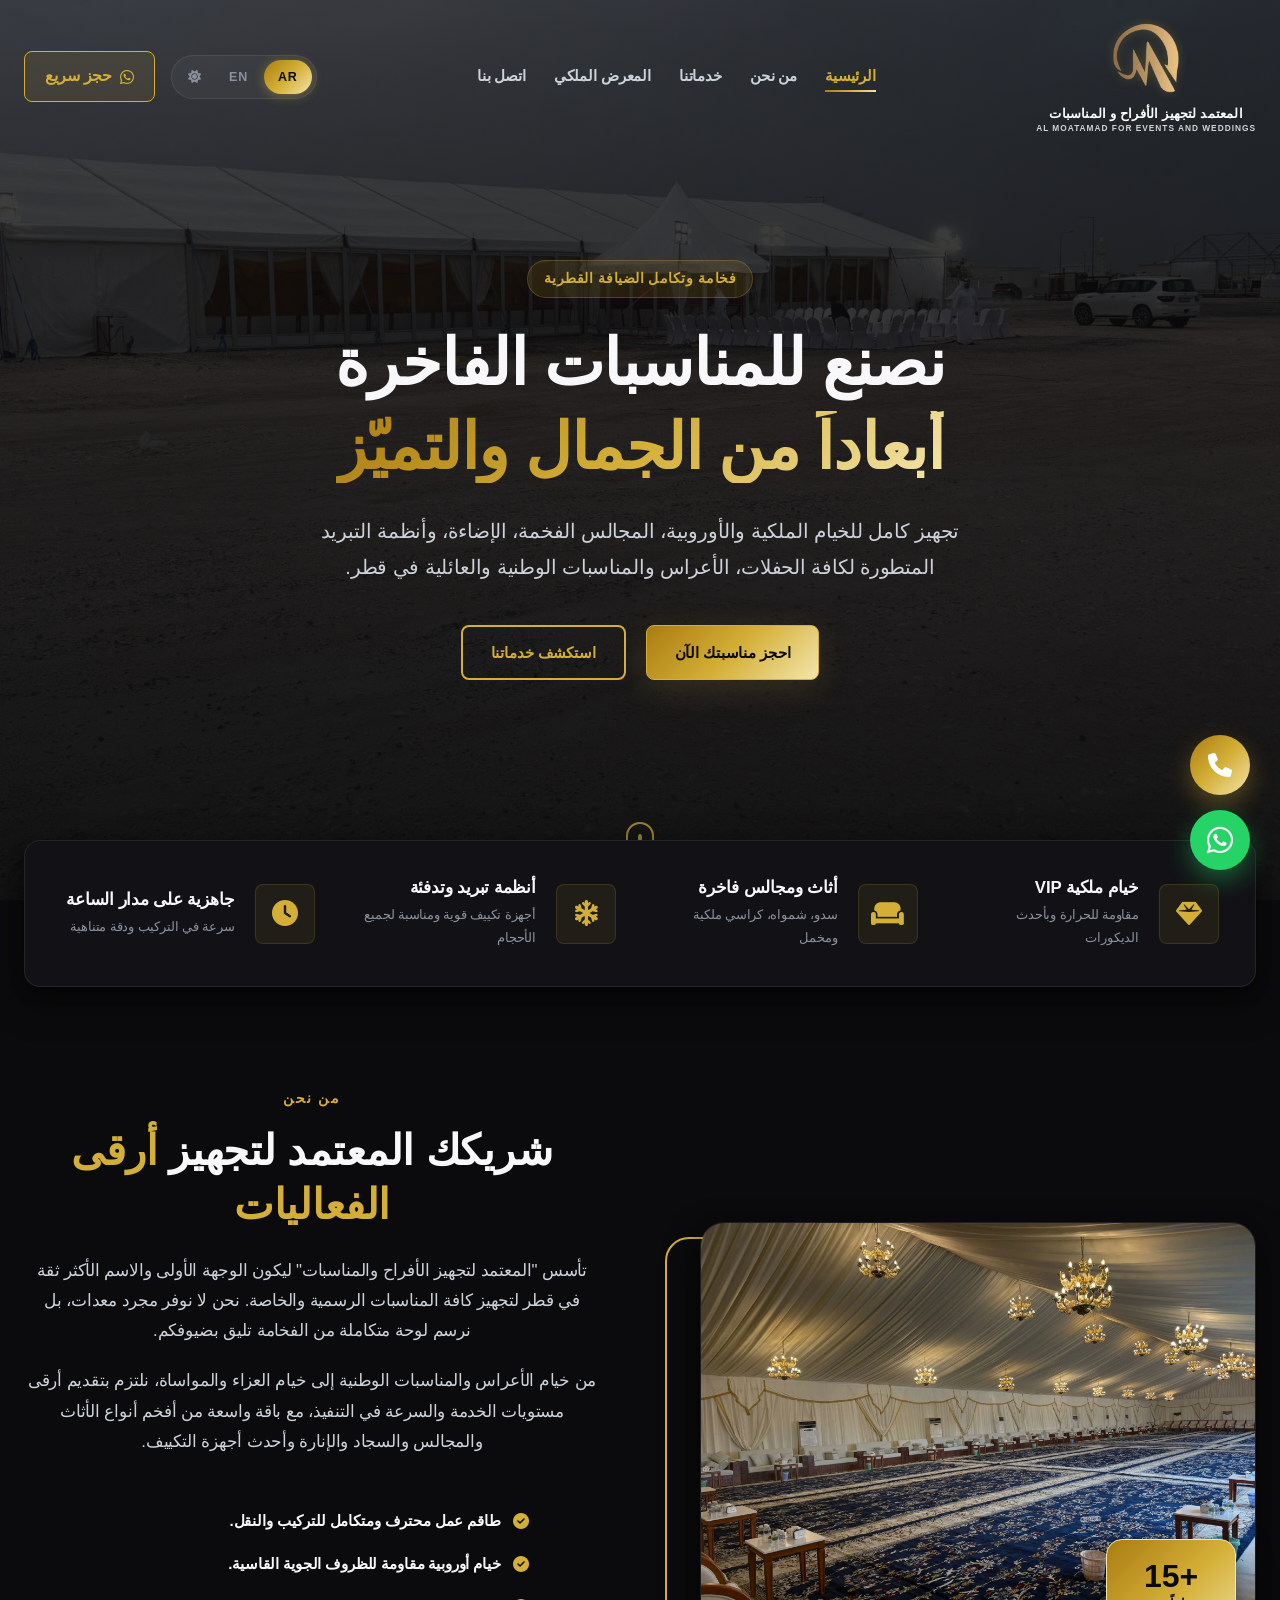
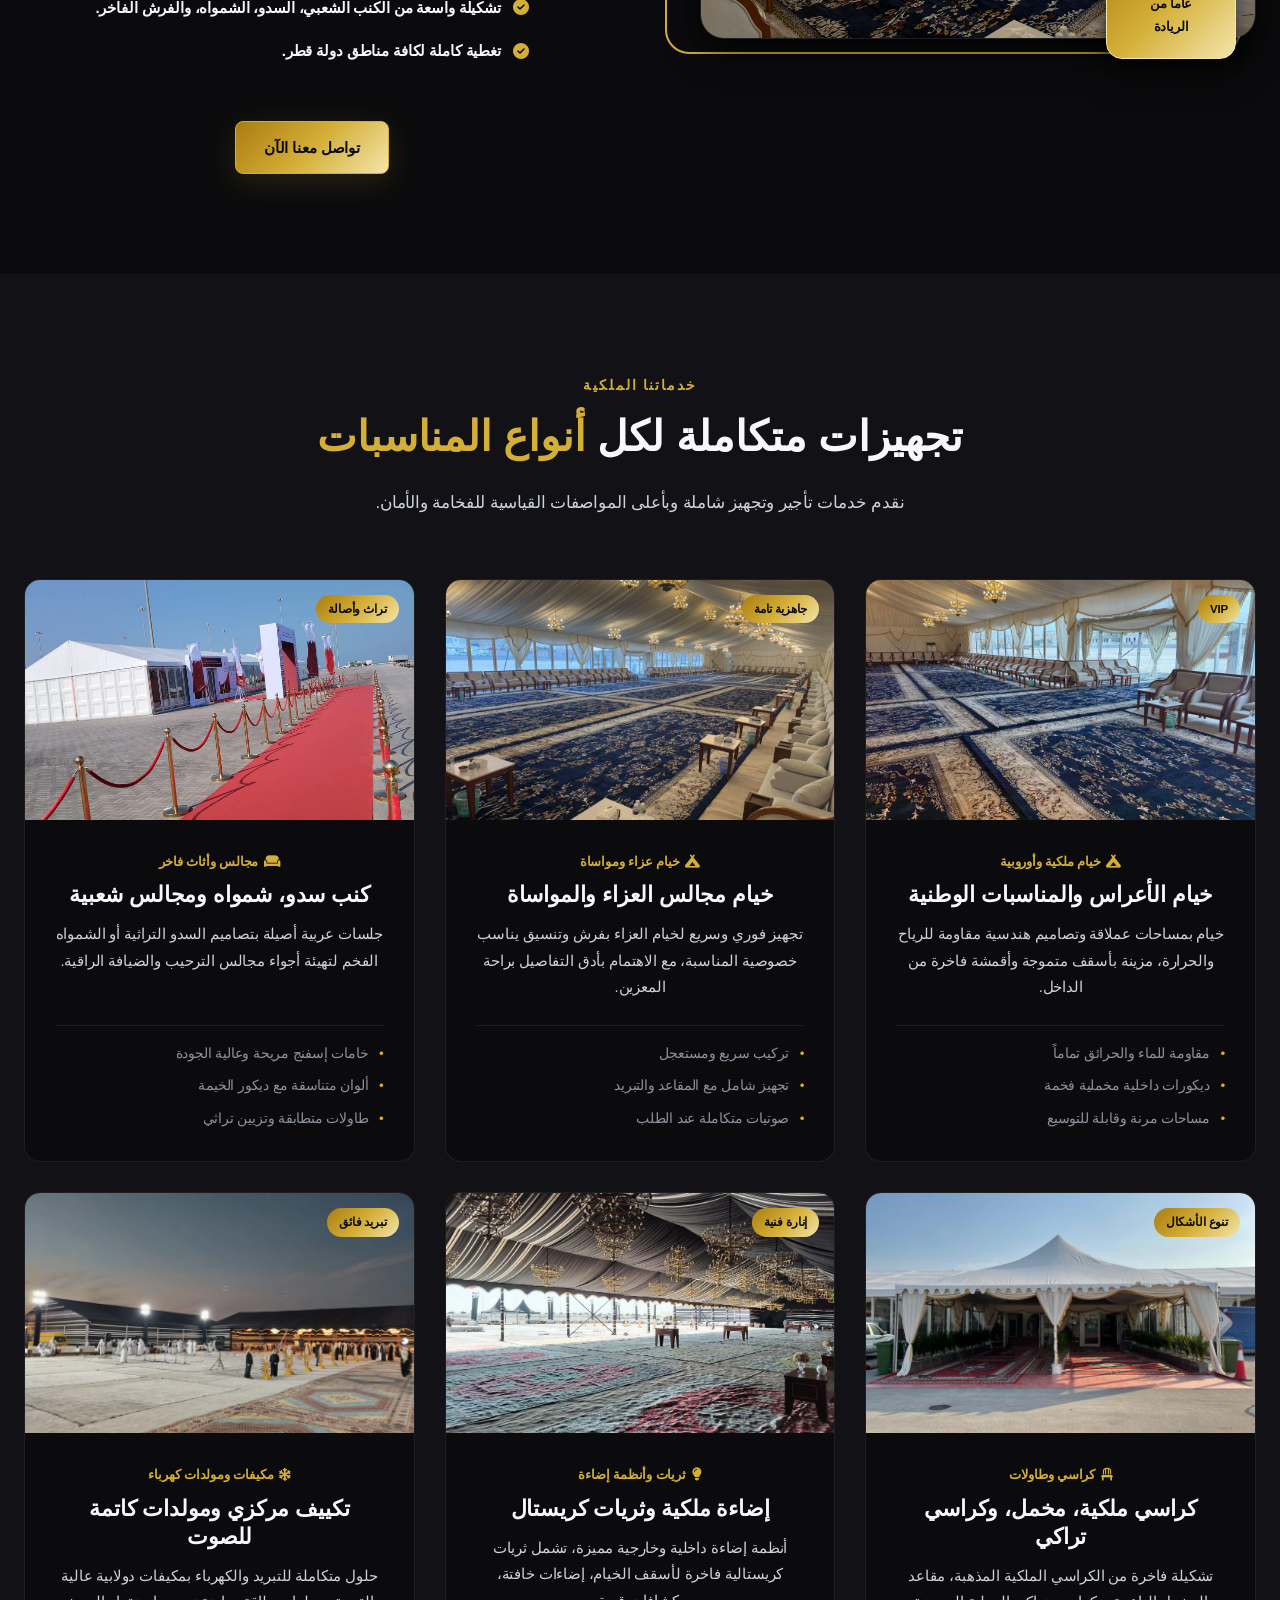
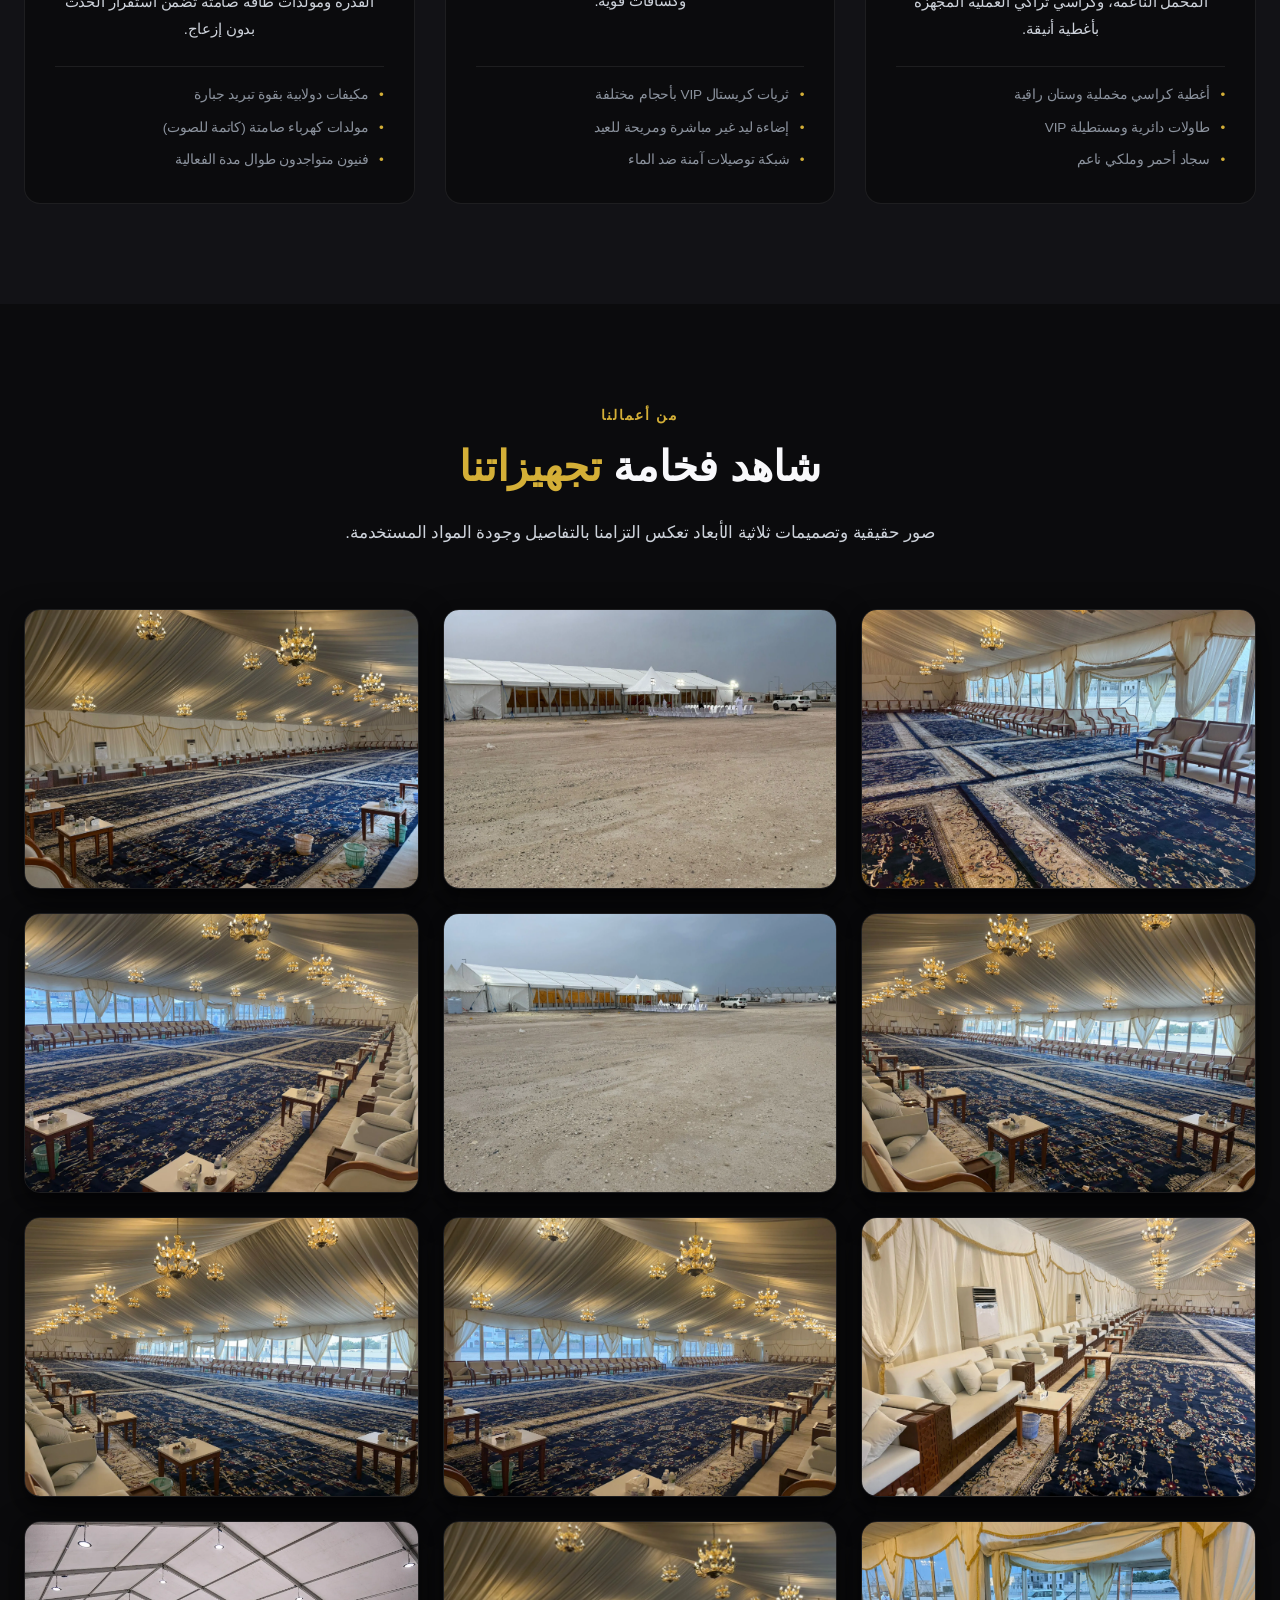
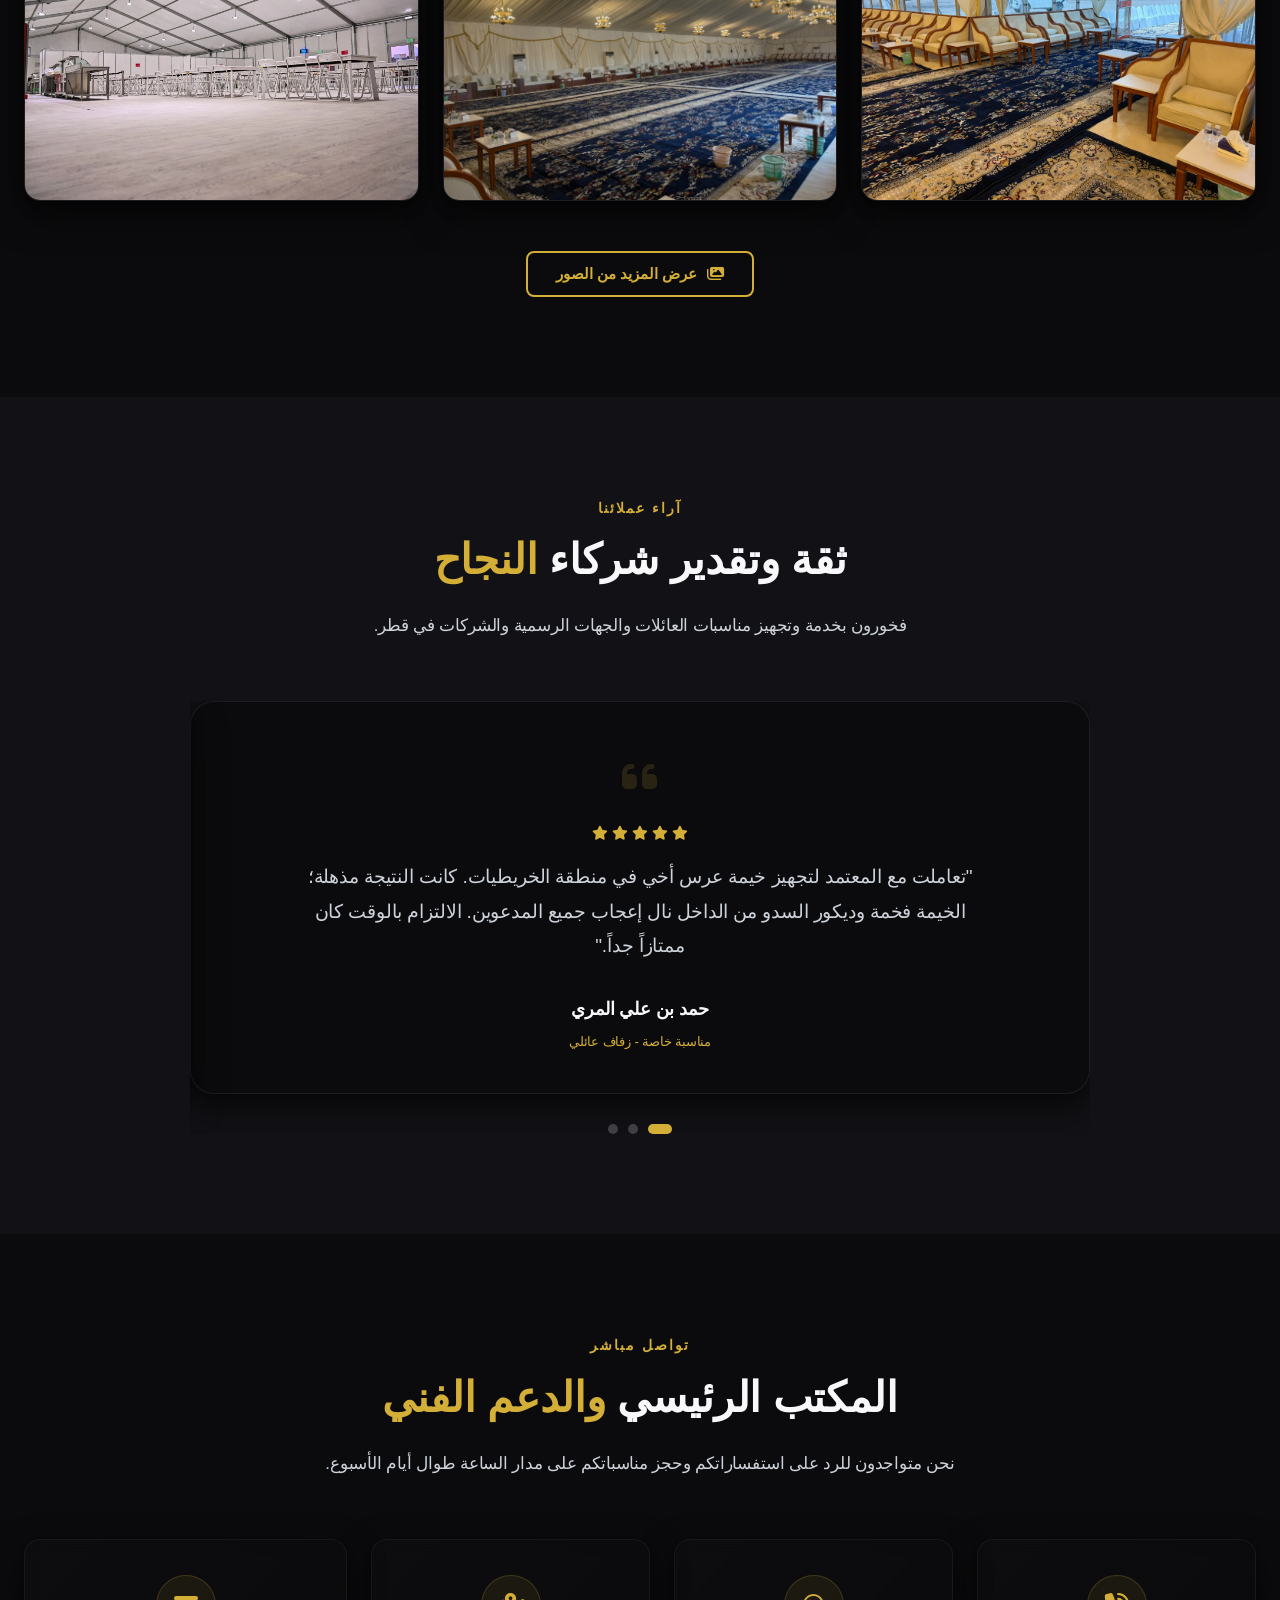
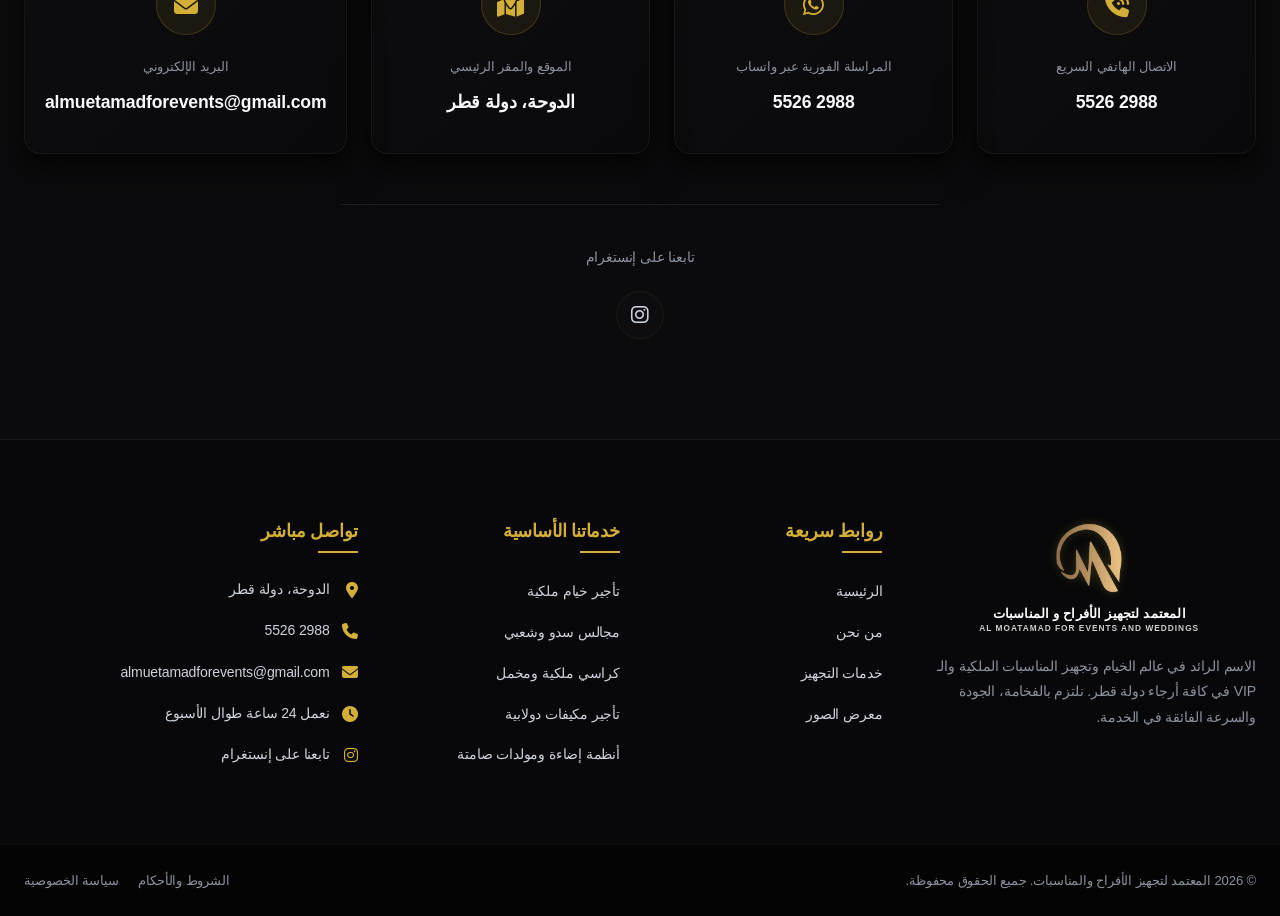
<file: ar.html>
<!DOCTYPE html>
<html lang="ar" dir="rtl">
<head>
    <!-- Google Tag Manager -->
    <script>(function(w,d,s,l,i){w[l]=w[l]||[];w[l].push({'gtm.start':
    new Date().getTime(),event:'gtm.js'});var f=d.getElementsByTagName(s)[0],
    j=d.createElement(s),dl=l!='dataLayer'?'&l='+l:'';j.async=true;j.src=
    'https://www.googletagmanager.com/gtm.js?id='+i+dl;f.parentNode.insertBefore(j,f);
    })(window,document,'script','dataLayer','GTM-NM2GL654');</script>
    <!-- End Google Tag Manager -->
    <!-- Google tag (gtag.js) -->
    <script async src="https://www.googletagmanager.com/gtag/js?id=AW-18248508524"></script>
    <script>
      window.dataLayer = window.dataLayer || [];
      function gtag(){dataLayer.push(arguments);}
      gtag('js', new Date());

      gtag('config', 'AW-18248508524');
    </script>
    <meta charset="UTF-8">
    <meta http-equiv="Content-Security-Policy" content="default-src 'self'; script-src 'self' 'unsafe-inline' https://www.googletagmanager.com https://*.googletagmanager.com https://www.google-analytics.com https://*.google-analytics.com https://ssl.google-analytics.com https://www.googleadservices.com https://googleads.g.doubleclick.net https://*.google.com; style-src 'self' 'unsafe-inline' https://fonts.googleapis.com https://cdnjs.cloudflare.com; font-src 'self' https://fonts.gstatic.com https://cdnjs.cloudflare.com; img-src 'self' data: https://wa.me https://*.whatsapp.com https://www.googletagmanager.com https://www.google-analytics.com https://www.google.com https://www.googleadservices.com https://googleads.g.doubleclick.net https://stats.g.doubleclick.net; connect-src 'self' https://www.googletagmanager.com https://www.google-analytics.com https://stats.g.doubleclick.net https://*.google.com https://*.googleadservices.com https://*.doubleclick.net; frame-src 'self' https://www.googletagmanager.com https://bid.g.doubleclick.net https://*.google.com https://*.googleadservices.com;">
    <meta name="referrer" content="no-referrer-when-downgrade">
    <meta name="viewport" content="width=device-width, initial-scale=1.0">
    <meta name="description" content="المعتمد لتجهيز الأفراح والمناسبات في قطر - اتصل بنا للحجز المباشر: 55262988. خدمات تأجير خيام ملكية، مجالس VIP، كراسي، طاولات، إضاءة وتبريد لكافة المناسبات.">
    <meta name="keywords" content="تجهيز افراح قطر, خيام ملكية, خيام عزاء قطر, كراسي ملكية, تأجير خيام, مجالس سدو, المعتمد للأفراح">
    <meta name="author" content="Al-Moatamad Events">
    <title>المعتمد لتجهيز الأفراح والمناسبات | اتصل بنا: 55262988</title>
    
    <!-- SEO & Metadata -->
    <link rel="canonical" href="https://www.almoatamad.net/ar">
    <link rel="icon" type="image/webp" href="images/logo.webp">
    
    <!-- Open Graph / Facebook -->
    <meta property="og:type" content="website">
    <meta property="og:url" content="https://www.almoatamad.net/ar">
    <meta property="og:title" content="المعتمد لتجهيز الأفراح والمناسبات | اتصل بنا: 55262988">
    <meta property="og:description" content="المعتمد لتجهيز الأفراح والمناسبات في قطر - اتصل بنا للحجز المباشر: 55262988. خدمات تأجير خيام ملكية، مجالس VIP، كراسي، طاولات، إضاءة وتبريد لكافة المناسبات.">
    <meta property="og:image" content="https://www.almoatamad.net/images/logo.webp">

    <!-- Twitter -->
    <meta property="twitter:card" content="summary_large_image">
    <meta property="twitter:url" content="https://www.almoatamad.net/ar">
    <meta property="twitter:title" content="المعتمد لتجهيز الأفراح والمناسبات | اتصل بنا: 55262988">
    <meta property="twitter:description" content="المعتمد لتجهيز الأفراح والمناسبات في قطر - اتصل بنا للحجز المباشر: 55262988. خدمات تأجير خيام ملكية، مجالس VIP، كراسي، طاولات، إضاءة وتبريد لكافة المناسبات.">
    <meta property="twitter:image" content="https://www.almoatamad.net/images/logo.webp">
    
    <!-- Google Fonts: Cairo & Playfair Display -->
    <link rel="preconnect" href="https://fonts.googleapis.com">
    <link rel="preconnect" href="https://fonts.gstatic.com" crossorigin>
    <link href="https://fonts.googleapis.com/css2?family=Cairo:wght@300;400;600;700;900&family=Playfair+Display:ital,wght@0,600;1,400&display=swap" rel="stylesheet">
    
    <!-- FontAwesome for Premium Icons -->
    <link rel="stylesheet" href="https://cdnjs.cloudflare.com/ajax/libs/font-awesome/6.6.0/css/all.min.css">
    
    <!-- Custom CSS -->
    <link rel="stylesheet" href="style.css">
</head>
<body>
    <!-- Google Tag Manager (noscript) -->
    <noscript><iframe src="https://www.googletagmanager.com/ns.html?id=GTM-NM2GL654"
    height="0" width="0" style="display:none;visibility:hidden"></iframe></noscript>
    <!-- End Google Tag Manager (noscript) -->
    <script>
        if (localStorage.getItem("theme") === "light") {
            document.body.classList.add("light-theme");
        }
    </script>

    <!-- Header & Navigation -->
    <header id="main-header" class="site-header">
        <div class="header-container">
            <div class="logo-area">
                <a href="#hero" class="logo-link">
                    <img src="images/logo.webp" alt="شعار المعتمد لتجهيز الأفراح والمناسبات" class="logo-img-file">
                    <div class="logo-text">
                        <span class="brand-subtitle">المعتمد لتجهيز الأفراح و المناسبات</span>
                        <span class="brand-subtitle-en">AL MOATAMAD FOR EVENTS AND WEDDINGS</span>
                    </div>
                </a>
            </div>
            
            <nav id="site-nav" class="nav-menu">
                <div class="mobile-menu-lang">
                    <a href="/ar" class="active-lang">العربية</a>
                    <a href="/en">English</a>
                </div>
                <ul>
                    <li><a href="#hero" class="nav-link active" id="nav-home">الرئيسية</a></li>
                    <li><a href="#about" class="nav-link" id="nav-about">من نحن</a></li>
                    <li><a href="#services" class="nav-link" id="nav-services">خدماتنا</a></li>
                    <li><a href="#gallery" class="nav-link" id="nav-gallery">المعرض الملكي</a></li>
                    <li><a href="#contact" class="nav-link" id="nav-contact">اتصل بنا</a></li>
                </ul>
            </nav>

            <div class="header-actions">
                <div class="lang-switch-pill">
                    <a href="/ar" class="active-lang">AR</a>
                    <a href="/en">EN</a>
                    <button id="theme-toggle" class="theme-toggle-btn" aria-label="تغيير المظهر">
                        <i class="fa-solid fa-sun"></i>
                    </button>
                </div>
                <a href="https://wa.me/97455262988" class="cta-header-btn" id="btn-quick-call">
                    <i class="fa-brands fa-whatsapp"></i> حجز سريع
                </a>
                <button class="mobile-nav-toggle" id="mobile-toggle" aria-label="فتح القائمة">
                    <span class="bar"></span>
                    <span class="bar"></span>
                    <span class="bar"></span>
                </button>
            </div>
        </div>
    </header>

    <!-- Mobile Nav Overlay Backdrop -->
    <div class="nav-overlay" id="nav-overlay"></div>

    <!-- Hero Section -->
    <section id="hero" class="hero-section">
        <div class="hero-bg-overlay"></div>
        <div class="hero-content-wrapper">
            <div class="badge-gold" id="hero-badge">فخامة وتكامل الضيافة القطرية</div>
            <h1 class="hero-title" id="hero-main-title">
                نصنع للمناسبات الفاخرة <br>
                <span class="text-gradient-gold">أبعاداً من الجمال والتميّز</span>
            </h1>
            <p class="hero-desc">
                تجهيز كامل للخيام الملكية والأوروبية، المجالس الفخمة، الإضاءة، وأنظمة التبريد المتطورة لكافة الحفلات، الأعراس والمناسبات الوطنية والعائلية في قطر.
            </p>
            <div class="hero-actions-container">
                <a href="#contact" class="btn-primary" id="btn-hero-estimate">احجز مناسبتك الآن</a>
                <a href="#services" class="btn-secondary" id="btn-hero-explore">استكشف خدماتنا</a>
            </div>
        </div>
        <a href="#about" class="scroll-indicator" aria-label="انتقل لأسفل">
            <span class="mouse-icon"><span class="wheel"></span></span>
        </a>
    </section>

    <!-- Key Highlights / Stats Bar -->
    <section class="highlights-bar" id="highlights">
        <div class="highlights-container">
            <div class="highlight-card">
                <span class="highlight-icon"><i class="fa-solid fa-gem"></i></span>
                <div class="highlight-info">
                    <h3>خيام ملكية VIP</h3>
                    <p>مقاومة للحرارة وبأحدث الديكورات</p>
                </div>
            </div>
            <div class="highlight-card">
                <span class="highlight-icon"><i class="fa-solid fa-couch"></i></span>
                <div class="highlight-info">
                    <h3>أثاث ومجالس فاخرة</h3>
                    <p>سدو، شمواه، كراسي ملكية ومخمل</p>
                </div>
            </div>
            <div class="highlight-card">
                <span class="highlight-icon"><i class="fa-solid fa-snowflake"></i></span>
                <div class="highlight-info">
                    <h3>أنظمة تبريد وتدفئة</h3>
                    <p>أجهزة تكييف قوية ومناسبة لجميع الأحجام</p>
                </div>
            </div>
            <div class="highlight-card">
                <span class="highlight-icon"><i class="fa-solid fa-clock"></i></span>
                <div class="highlight-info">
                    <h3>جاهزية على مدار الساعة</h3>
                    <p>سرعة في التركيب ودقة متناهية</p>
                </div>
            </div>
        </div>
    </section>

    <!-- About Section -->
    <section id="about" class="about-section">
        <div class="section-container">
            <div class="about-grid">
                <div class="about-visual">
                    <div class="visual-stack">
                        <div class="img-wrapper main-img-wrapper">
                            <img src="images/img-3.webp" alt="المعتمد لتجهيز الحفلات والمناسبات من الداخل" class="about-img main-img">
                        </div>
                        <div class="experience-badge">
                            <span class="exp-years">+15</span>
                            <span class="exp-text">عاماً من<br>الريادة</span>
                        </div>
                    </div>
                </div>
                <div class="about-content">
                    <span class="section-subtitle">من نحن</span>
                    <h2 class="section-title">شريكك المعتمد لتجهيز <span class="text-gold">أرقى الفعاليات</span></h2>
                    <p class="about-para">
                        تأسس "المعتمد لتجهيز الأفراح والمناسبات" ليكون الوجهة الأولى والاسم الأكثر ثقة في قطر لتجهيز كافة المناسبات الرسمية والخاصة. نحن لا نوفر مجرد معدات، بل نرسم لوحة متكاملة من الفخامة تليق بضيوفكم.
                    </p>
                    <p class="about-para">
                        من خيام الأعراس والمناسبات الوطنية إلى خيام العزاء والمواساة، نلتزم بتقديم أرقى مستويات الخدمة والسرعة في التنفيذ، مع باقة واسعة من أفخم أنواع الأثاث والمجالس والسجاد والإنارة وأحدث أجهزة التكييف.
                    </p>
                    
                    <ul class="about-features">
                        <li><i class="fa-solid fa-circle-check"></i> طاقم عمل محترف ومتكامل للتركيب والنقل.</li>
                        <li><i class="fa-solid fa-circle-check"></i> خيام أوروبية مقاومة للظروف الجوية القاسية.</li>
                        <li><i class="fa-solid fa-circle-check"></i> تشكيلة واسعة من الكنب الشعبي، السدو، الشمواه، والفرش الفاخر.</li>
                        <li><i class="fa-solid fa-circle-check"></i> تغطية كاملة لكافة مناطق دولة قطر.</li>
                    </ul>
                    
                    <div class="about-action">
                        <a href="#contact" class="btn-primary">تواصل معنا الآن</a>
                    </div>
                </div>
            </div>
        </div>
    </section>

    <!-- Services Catalog -->
    <section id="services" class="services-section">
        <div class="section-container">
            <div class="section-header-center">
                <span class="section-subtitle">خدماتنا الملكية</span>
                <h2 class="section-title">تجهيزات متكاملة لكل <span class="text-gold">أنواع المناسبات</span></h2>
                <p class="section-desc">
                    نقدم خدمات تأجير وتجهيز شاملة وبأعلى المواصفات القياسية للفخامة والأمان.
                </p>
            </div>



            <!-- Services Grid -->
            <div class="services-grid" id="services-grid-container">
                
                <!-- Service 1: Royal Tents -->
                <div class="service-card" data-category="tents">
                    <div class="service-img-wrapper">
                        <img src="images/img-1.webp" alt="خيام ملكية للأفراح والمناسبات" class="service-img">
                        <div class="service-tag">VIP</div>
                    </div>
                    <div class="service-info">
                        <span class="service-cat-title"><i class="fa-solid fa-campground"></i> خيام ملكية وأوروبية</span>
                        <h3>خيام الأعراس والمناسبات الوطنية</h3>
                        <p>خيام بمساحات عملاقة وتصاميم هندسية مقاومة للرياح والحرارة، مزينة بأسقف متموجة وأقمشة فاخرة من الداخل.</p>
                        <ul class="service-specs">
                            <li>مقاومة للماء والحرائق تماماً</li>
                            <li>ديكورات داخلية مخملية فخمة</li>
                            <li>مساحات مرنة وقابلة للتوسيع</li>
                        </ul>
                    </div>
                </div>

                <!-- Service 2: Mourning Tents -->
                <div class="service-card" data-category="tents">
                    <div class="service-img-wrapper">
                        <img src="images/img-6.webp" alt="تجهيز خيام العزاء والمناسبات العائلية" class="service-img">
                        <div class="service-tag">جاهزية تامة</div>
                    </div>
                    <div class="service-info">
                        <span class="service-cat-title"><i class="fa-solid fa-campground"></i> خيام عزاء ومواساة</span>
                        <h3>خيام مجالس العزاء والمواساة</h3>
                        <p>تجهيز فوري وسريع لخيام العزاء بفرش وتنسيق يناسب خصوصية المناسبة، مع الاهتمام بأدق التفاصيل براحة المعزين.</p>
                        <ul class="service-specs">
                            <li>تركيب سريع ومستعجل</li>
                            <li>تجهيز شامل مع المقاعد والتبريد</li>
                            <li>صوتيات متكاملة عند الطلب</li>
                        </ul>
                    </div>
                </div>

                <!-- Service 3: Luxury Majlis -->
                <div class="service-card" data-category="furniture">
                    <div class="service-img-wrapper">
                        <img src="images/img-21.webp" alt="كنب سدو ومجالس قطرية شعبية" class="service-img">
                        <div class="service-tag">تراث وأصالة</div>
                    </div>
                    <div class="service-info">
                        <span class="service-cat-title"><i class="fa-solid fa-couch"></i> مجالس وأثاث فاخر</span>
                        <h3>كنب سدو، شمواه ومجالس شعبية</h3>
                        <p>جلسات عربية أصيلة بتصاميم السدو التراثية أو الشمواه الفخم لتهيئة أجواء مجالس الترحيب والضيافة الراقية.</p>
                        <ul class="service-specs">
                            <li>خامات إسفنج مريحة وعالية الجودة</li>
                            <li>ألوان متناسقة مع ديكور الخيمة</li>
                            <li>طاولات متطابقة وتزيين تراثي</li>
                        </ul>
                    </div>
                </div>

                <!-- Service 4: Royal Chairs -->
                <div class="service-card" data-category="furniture">
                    <div class="service-img-wrapper">
                        <img src="images/img-23.webp" alt="تأجير كراسي ملكية ومخمل" class="service-img">
                        <div class="service-tag">تنوع الأشكال</div>
                    </div>
                    <div class="service-info">
                        <span class="service-cat-title"><i class="fa-solid fa-chair"></i> كراسي وطاولات</span>
                        <h3>كراسي ملكية، مخمل، وكراسي تراكي</h3>
                        <p>تشكيلة فاخرة من الكراسي الملكية المذهبة، مقاعد المخمل الناعمة، وكراسي تراكي العملية المجهزة بأغطية أنيقة.</p>
                        <ul class="service-specs">
                            <li>أغطية كراسي مخملية وستان راقية</li>
                            <li>طاولات دائرية ومستطيلة VIP</li>
                            <li>سجاد أحمر وملكي ناعم</li>
                        </ul>
                    </div>
                </div>

                <!-- Service 5: Lighting systems -->
                <div class="service-card" data-category="lighting">
                    <div class="service-img-wrapper">
                        <img src="images/img-41.webp" alt="أنظمة إضاءة ملكية وثريات كريستال" class="service-img">
                        <div class="service-tag">إنارة فنية</div>
                    </div>
                    <div class="service-info">
                        <span class="service-cat-title"><i class="fa-solid fa-lightbulb"></i> ثريات وأنظمة إضاءة</span>
                        <h3>إضاءة ملكية وثريات كريستال</h3>
                        <p>أنظمة إضاءة داخلية وخارجية مميزة، تشمل ثريات كريستالية فاخرة لأسقف الخيام، إضاءات خافتة، وكشافات قوية.</p>
                        <ul class="service-specs">
                            <li>ثريات كريستال VIP بأحجام مختلفة</li>
                            <li>إضاءة ليد غير مباشرة ومريحة للعيد</li>
                            <li>شبكة توصيلات آمنة ضد الماء</li>
                        </ul>
                    </div>
                </div>

                <!-- Service 6: AC and Power Generators -->
                <div class="service-card" data-category="cooling">
                    <div class="service-img-wrapper">
                        <img src="images/img-56.webp" alt="تأجير مكيفات ومولدات كهرباء قطر" class="service-img">
                        <div class="service-tag">تبريد فائق</div>
                    </div>
                    <div class="service-info">
                        <span class="service-cat-title"><i class="fa-solid fa-snowflake"></i> مكيفات ومولدات كهرباء</span>
                        <h3>تكييف مركزي ومولدات كاتمة للصوت</h3>
                        <p>حلول متكاملة للتبريد والكهرباء بمكيفات دولابية عالية القدرة ومولدات طاقة صامتة تضمن استقرار الحدث بدون إزعاج.</p>
                        <ul class="service-specs">
                            <li>مكيفات دولابية بقوة تبريد جبارة</li>
                            <li>مولدات كهرباء صامتة (كاتمة للصوت)</li>
                            <li>فنيون متواجدون طوال مدة الفعالية</li>
                        </ul>
                    </div>
                </div>

            </div>
        </div>
    </section>



    <!-- Gallery / Showcase Section -->
    <section id="gallery" class="gallery-section">
        <div class="section-container">
            <div class="section-header-center">
                <span class="section-subtitle">من أعمالنا</span>
                <h2 class="section-title">شاهد فخامة <span class="text-gold">تجهيزاتنا</span></h2>
                <p class="section-desc">
                    صور حقيقية وتصميمات ثلاثية الأبعاد تعكس التزامنا بالتفاصيل وجودة المواد المستخدمة.
                </p>
            </div>

            <!-- Gallery Grid (Loaded Dynamically via script.js) -->
            <div class="gallery-grid" id="main-gallery-grid">
                <!-- JavaScript will dynamically insert images here -->
            </div>

            <!-- Gallery Load More Button -->
            <div class="gallery-actions" style="text-align: center; margin-top: 50px;">
                <button id="btn-load-more" class="btn-secondary">
                    <i class="fa-solid fa-images"></i> عرض المزيد من الصور
                </button>
            </div>
        </div>
    </section>

    <!-- Testimonials Section -->
    <section class="testimonials-section" id="testimonials">
        <div class="section-container">
            <div class="section-header-center">
                <span class="section-subtitle">آراء عملائنا</span>
                <h2 class="section-title">ثقة وتقدير شركاء <span class="text-gold">النجاح</span></h2>
                <p class="section-desc">
                    فخورون بخدمة وتجهيز مناسبات العائلات والجهات الرسمية والشركات في قطر.
                </p>
            </div>

            <!-- Carousel Wrapper -->
            <div class="testimonials-carousel-wrapper">
                <div class="testimonials-carousel" id="testimonials-carousel">
                    
                    <!-- Slide 1 -->
                    <div class="testimonial-card">
                        <div class="quote-icon"><i class="fa-solid fa-quote-left"></i></div>
                        <div class="rating">
                            <i class="fa-solid fa-star"></i>
                            <i class="fa-solid fa-star"></i>
                            <i class="fa-solid fa-star"></i>
                            <i class="fa-solid fa-star"></i>
                            <i class="fa-solid fa-star"></i>
                        </div>
                        <p class="testimonial-text">
                            "تعاملت مع المعتمد لتجهيز خيمة عرس أخي في منطقة الخريطيات. كانت النتيجة مذهلة؛ الخيمة فخمة وديكور السدو من الداخل نال إعجاب جميع المدعوين. الالتزام بالوقت كان ممتازاً جداً."
                        </p>
                        <div class="client-info">
                            <span class="client-name">حمد بن علي المري</span>
                            <span class="client-role">مناسبة خاصة - زفاف عائلي</span>
                        </div>
                    </div>

                    <!-- Slide 2 -->
                    <div class="testimonial-card">
                        <div class="quote-icon"><i class="fa-solid fa-quote-left"></i></div>
                        <div class="rating">
                            <i class="fa-solid fa-star"></i>
                            <i class="fa-solid fa-star"></i>
                            <i class="fa-solid fa-star"></i>
                            <i class="fa-solid fa-star"></i>
                            <i class="fa-solid fa-star"></i>
                        </div>
                        <p class="testimonial-text">
                            "سرعة استجابة مذهلة في تجهيز مجلس العزاء. تواصلت معهم وفي غضون ساعات قليلة كانت الخيمة جاهزة بالكامل مع التكييف والمقاعد والقهوة. جزاهم الله كل خير على هذا الاحتراف والسرعة."
                        </p>
                        <div class="client-info">
                            <span class="client-name">خالد الشمري</span>
                            <span class="client-role">مجلس عزاء ومواساة</span>
                        </div>
                    </div>

                    <!-- Slide 3 -->
                    <div class="testimonial-card">
                        <div class="quote-icon"><i class="fa-solid fa-quote-left"></i></div>
                        <div class="rating">
                            <i class="fa-solid fa-star"></i>
                            <i class="fa-solid fa-star"></i>
                            <i class="fa-solid fa-star"></i>
                            <i class="fa-solid fa-star"></i>
                            <i class="fa-solid fa-star"></i>
                        </div>
                        <p class="testimonial-text">
                            "أشكر إدارة المعتمد على الدقة في تركيب الخيمة الأوروبية الشفافة وتنسيق الإنارة لمهرجان الشركة السنوي بالدفنة. كانت ليلة مميزة وتبريد التكييف كان ممتازاً رغم حرارة الجو."
                        </p>
                        <div class="client-info">
                            <span class="client-name">المهندس سعيد الكواري</span>
                            <span class="client-role">إدارة فعاليات شركة وطنية</span>
                        </div>
                    </div>

                </div>

                <!-- Carousel Controls -->
                <div class="carousel-dots" id="carousel-dots-container">
                    <span class="dot active" data-index="0"></span>
                    <span class="dot" data-index="1"></span>
                    <span class="dot" data-index="2"></span>
                </div>
            </div>
        </div>
    </section>

    <!-- Contact Section -->
    <section id="contact" class="contact-section">
        <div class="section-container">
            <div class="section-header-center">
                <span class="section-subtitle">تواصل مباشر</span>
                <h2 class="section-title">المكتب الرئيسي <span class="text-gold">والدعم الفني</span></h2>
                <p class="section-desc">
                    نحن متواجدون للرد على استفساراتكم وحجز مناسباتكم على مدار الساعة طوال أيام الأسبوع.
                </p>
            </div>
            
            <div class="contact-methods-grid">
                <a href="tel:55262988" class="contact-method-card">
                    <span class="method-icon"><i class="fa-solid fa-phone-volume"></i></span>
                    <div class="method-details">
                        <span>الاتصال الهاتفي السريع</span>
                        <strong class="ltr-text">5526 2988</strong>
                    </div>
                </a>

                <a href="https://wa.me/97455262988" class="contact-method-card">
                    <span class="method-icon"><i class="fa-brands fa-whatsapp"></i></span>
                    <div class="method-details">
                        <span>المراسلة الفورية عبر واتساب</span>
                        <strong class="ltr-text">5526 2988</strong>
                    </div>
                </a>

                <div class="contact-method-card">
                    <span class="method-icon"><i class="fa-solid fa-map-location-dot"></i></span>
                    <div class="method-details">
                        <span>الموقع والمقر الرئيسي</span>
                        <strong>الدوحة، دولة قطر</strong>
                    </div>
                </div>

                <a href="mailto:almuetamadforevents@gmail.com" class="contact-method-card">
                    <span class="method-icon"><i class="fa-solid fa-envelope"></i></span>
                    <div class="method-details">
                        <span>البريد الإلكتروني</span>
                        <strong>almuetamadforevents@gmail.com</strong>
                    </div>
                </a>
            </div>

            <!-- Centered Social Links -->
            <div class="contact-social-area">
                <span>تابعنا على إنستغرام</span>
                <div class="social-icons-centered">
                    <a href="https://www.instagram.com/almoatamadforeventsandweddings/" target="_blank" rel="noopener" aria-label="إنستغرام"><i class="fa-brands fa-instagram"></i></a>
                </div>
            </div>
        </div>
    </section>

    <!-- Footer -->
    <footer class="site-footer">
        <div class="footer-top">
            <div class="section-container">
                <div class="footer-grid">
                    
                    <div class="footer-brand-col">
                        <div class="logo-area">
                            <img src="images/logo.webp" alt="شعار المعتمد لتجهيز الأفراح والمناسبات" class="logo-img-file">
                            <div class="logo-text">
                                <span class="brand-subtitle">المعتمد لتجهيز الأفراح و المناسبات</span>
                                <span class="brand-subtitle-en">AL MOATAMAD FOR EVENTS AND WEDDINGS</span>
                            </div>
                        </div>
                        <p class="footer-brand-desc">
                            الاسم الرائد في عالم الخيام وتجهيز المناسبات الملكية والـ VIP في كافة أرجاء دولة قطر. نلتزم بالفخامة، الجودة والسرعة الفائقة في الخدمة.
                        </p>
                    </div>

                    <div class="footer-links-col">
                        <h3>روابط سريعة</h3>
                        <ul>
                            <li><a href="#hero">الرئيسية</a></li>
                            <li><a href="#about">من نحن</a></li>
                            <li><a href="#services">خدمات التجهيز</a></li>
                            <li><a href="#gallery">معرض الصور</a></li>
                        </ul>
                    </div>

                    <div class="footer-services-col">
                        <h3>خدماتنا الأساسية</h3>
                        <ul>
                            <li><a href="#services">تأجير خيام ملكية</a></li>
                            <li><a href="#services">مجالس سدو وشعبي</a></li>
                            <li><a href="#services">كراسي ملكية ومخمل</a></li>
                            <li><a href="#services">تأجير مكيفات دولابية</a></li>
                            <li><a href="#services">أنظمة إضاءة ومولدات صامتة</a></li>
                        </ul>
                    </div>

                    <div class="footer-address-col">
                        <h3>تواصل مباشر</h3>
                        <p><i class="fa-solid fa-location-dot"></i> الدوحة، دولة قطر</p>
                        <p><i class="fa-solid fa-phone"></i> <span dir="ltr">5526 2988</span></p>
                        <p><i class="fa-solid fa-envelope"></i> almuetamadforevents@gmail.com</p>
                        <p><i class="fa-solid fa-clock"></i> نعمل 24 ساعة طوال الأسبوع</p>
                        <p>
                            <a href="https://www.instagram.com/almoatamadforeventsandweddings/" target="_blank" rel="noopener" class="footer-social-link">
                                <i class="fa-brands fa-instagram"></i> تابعنا على إنستغرام
                            </a>
                        </p>
                    </div>

                </div>
            </div>
        </div>
        <div class="footer-bottom">
            <div class="section-container">
                <div class="footer-bottom-flex">
                    <p class="copyright-text">
                        &copy; 2026 المعتمد لتجهيز الأفراح والمناسبات. جميع الحقوق محفوظة.
                    </p>
                    <div class="footer-legal-links">
                        <a href="#">الشروط والأحكام</a>
                        <a href="#">سياسة الخصوصية</a>
                    </div>
                </div>
            </div>
        </div>
    </footer>

    <!-- Floating Call Action Widget -->
    <a href="tel:55262988" class="floating-call-widget" id="call-float" aria-label="اتصل بنا الآن">
        <span class="call-tooltip">اتصل بنا الآن</span>
        <i class="fa-solid fa-phone"></i>
    </a>

    <!-- Floating WhatsApp Action Widget -->
    <a href="https://wa.me/97455262988?text=%D9%85%D8%B1%D8%AD%D8%A8%D8%A7%D9%8B%20%D8%A7%D9%84%D9%85%D8%B9%D8%AA%D9%85%D8%AF%20%D9%84%D8%AA%D8%AC%D9%87%D9%8A%D8%B2%20%D8%A7%D9%84%D8%A3%D9%81%D8%B1%D8%A7%D8%AD%20%D9%88%D8%A7%D9%84%D9%85%D9%86%D8%A7%D8%B3%D8%A8%D8%A7%D8%AA%D8%8C%20%D8%A3%D8%B1%D8%BA%D8%A8%20%D9%81%D9%8A%20%D8%A7%D9%84%D8%A7%D8%B3%D8%AA%D9%81%D8%B3%D8%A7%D8%B1%20%D8%B9%D9%86%20%D8%AE%D8%AF%D9%85%D8%A7%D8%AA%D9%83%D9%85" class="floating-whatsapp-widget" id="whatsapp-float" target="_blank" aria-label="تواصل معنا عبر واتساب">
        <span class="whatsapp-tooltip">تحدث معنا الآن</span>
        <i class="fa-brands fa-whatsapp"></i>
    </a>

    <!-- Lightbox Modal for Gallery Images -->
    <div class="lightbox-modal" id="gallery-lightbox" aria-hidden="true" role="dialog">
        <button class="lightbox-close" id="lightbox-close-btn" aria-label="إغلاق المعاينة"><i class="fa-solid fa-xmark"></i></button>
        <div class="lightbox-content">
            <img src="[data-uri]" alt="معاينة الصورة المعروضة" class="lightbox-img" id="lightbox-img">
            <div class="lightbox-caption" id="lightbox-caption"></div>
        </div>
    </div>

    <!-- Custom JS Script -->
    <script src="script.js"></script>
</body>
</html>
</file>
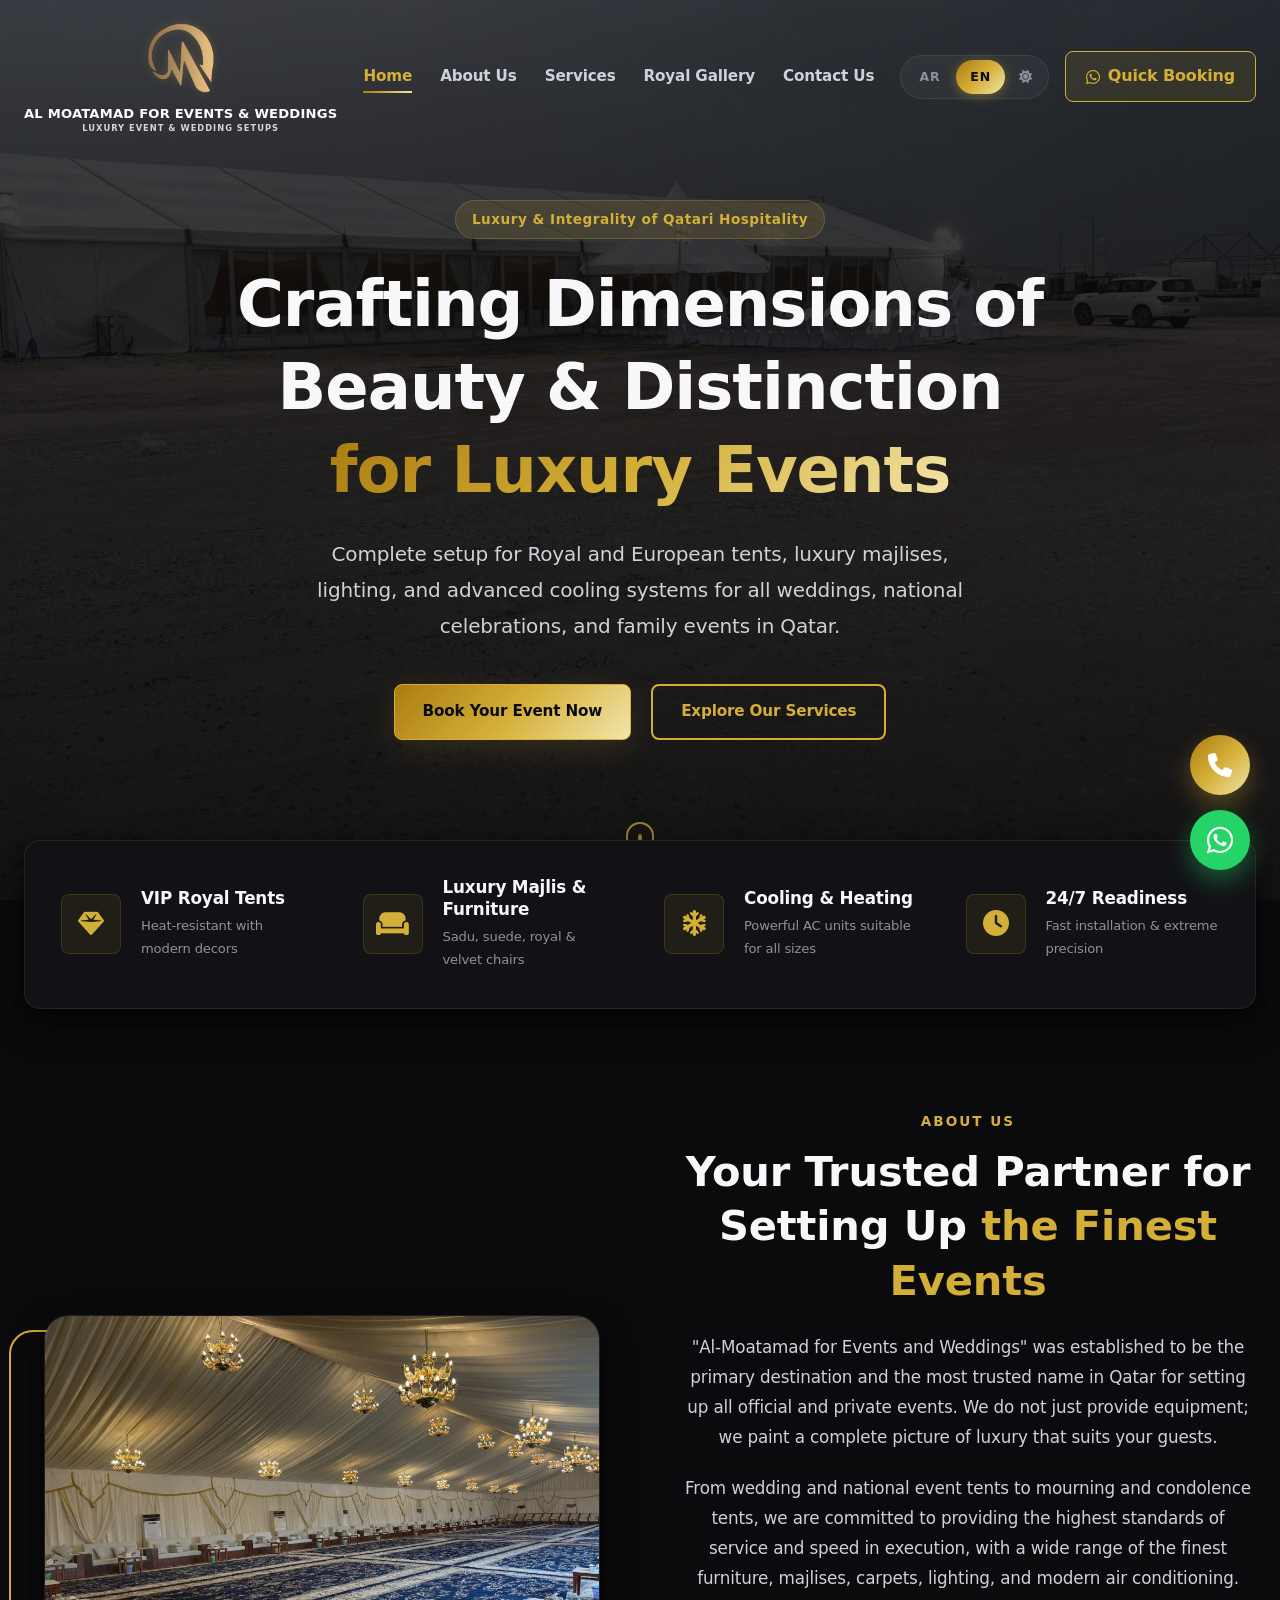
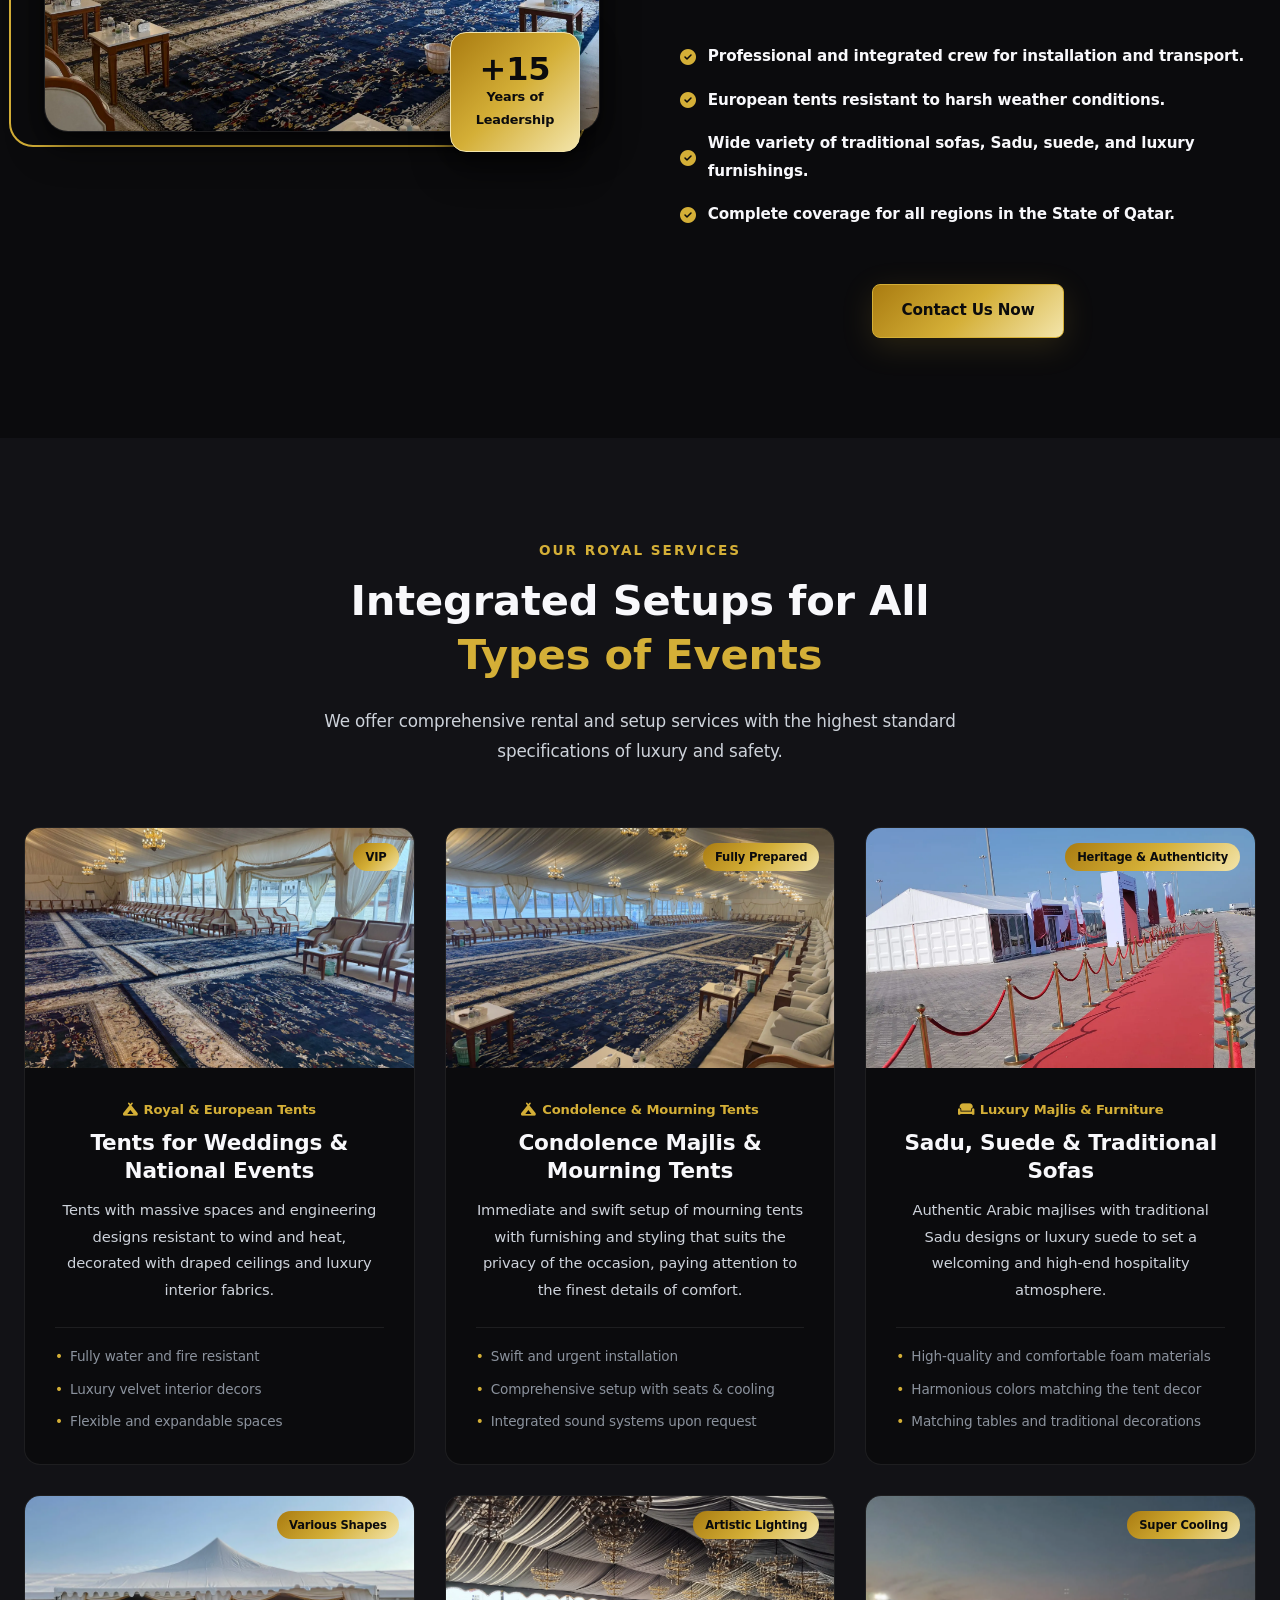
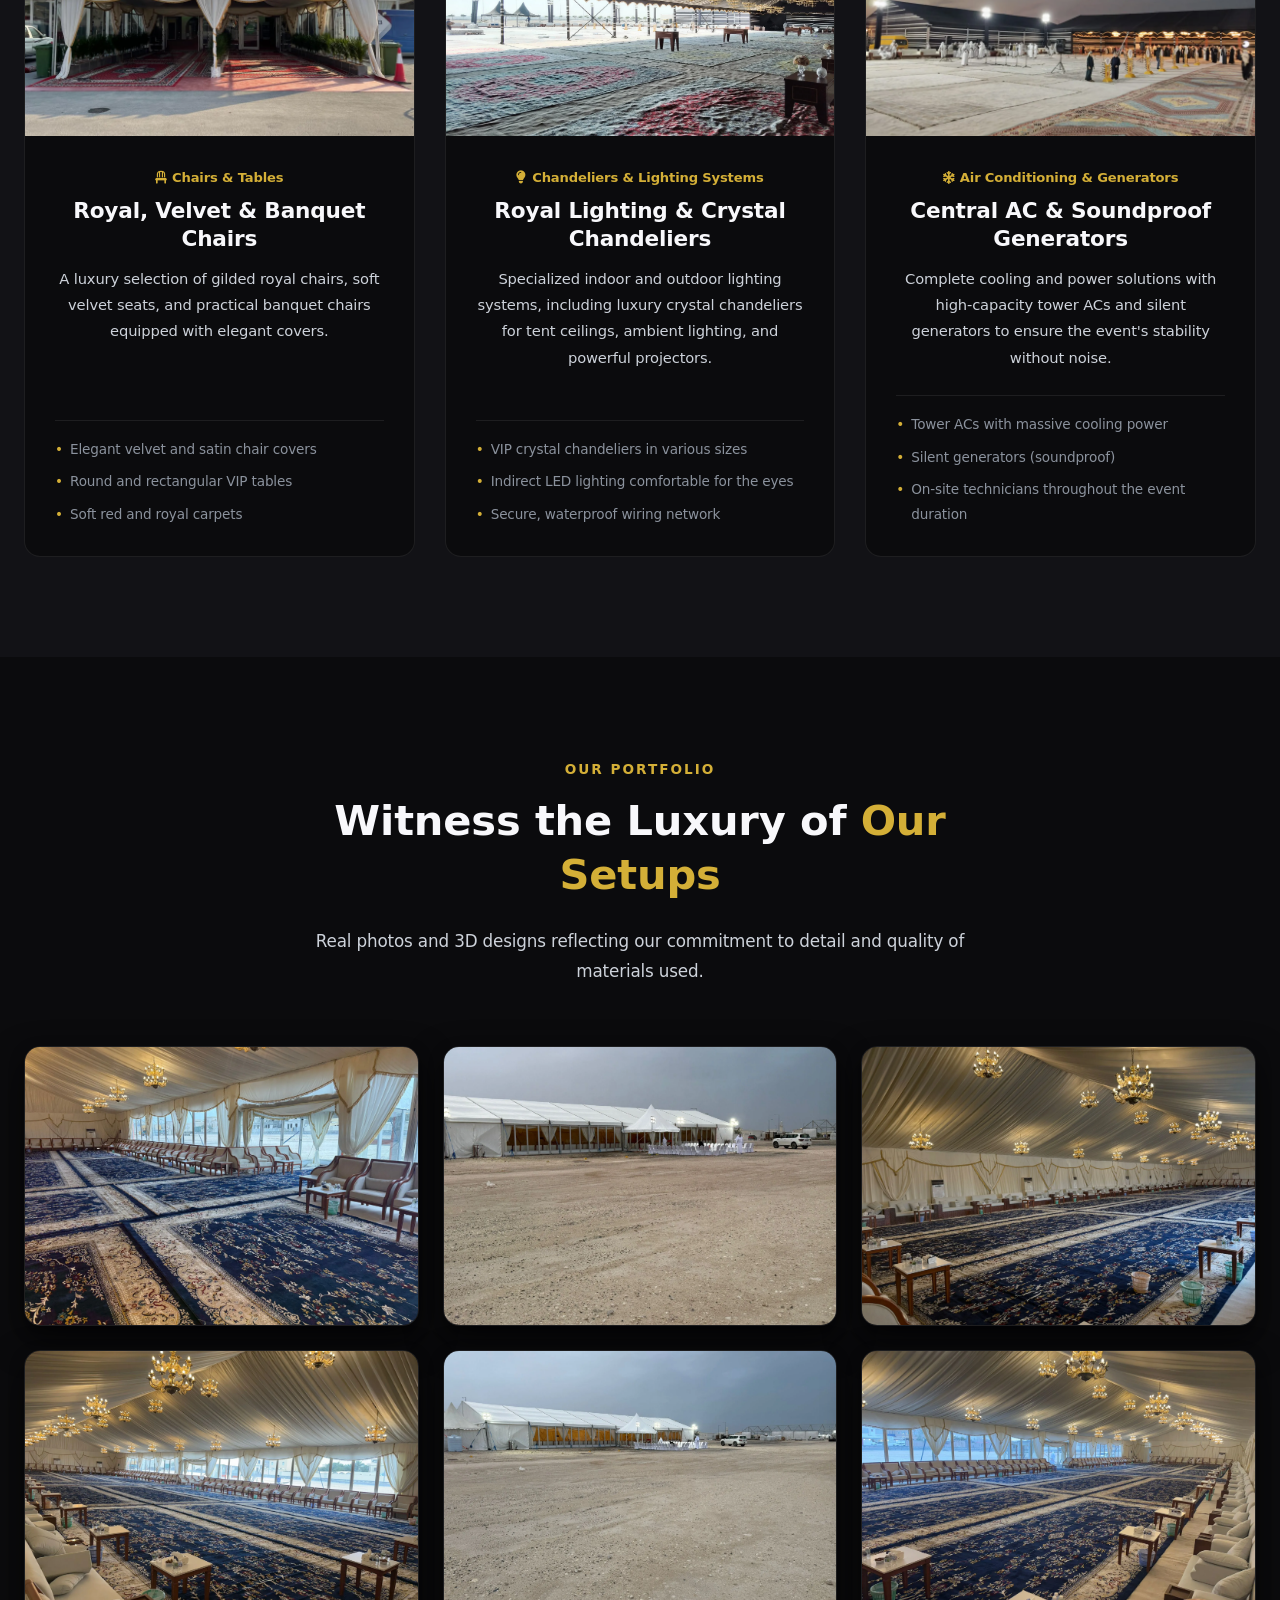
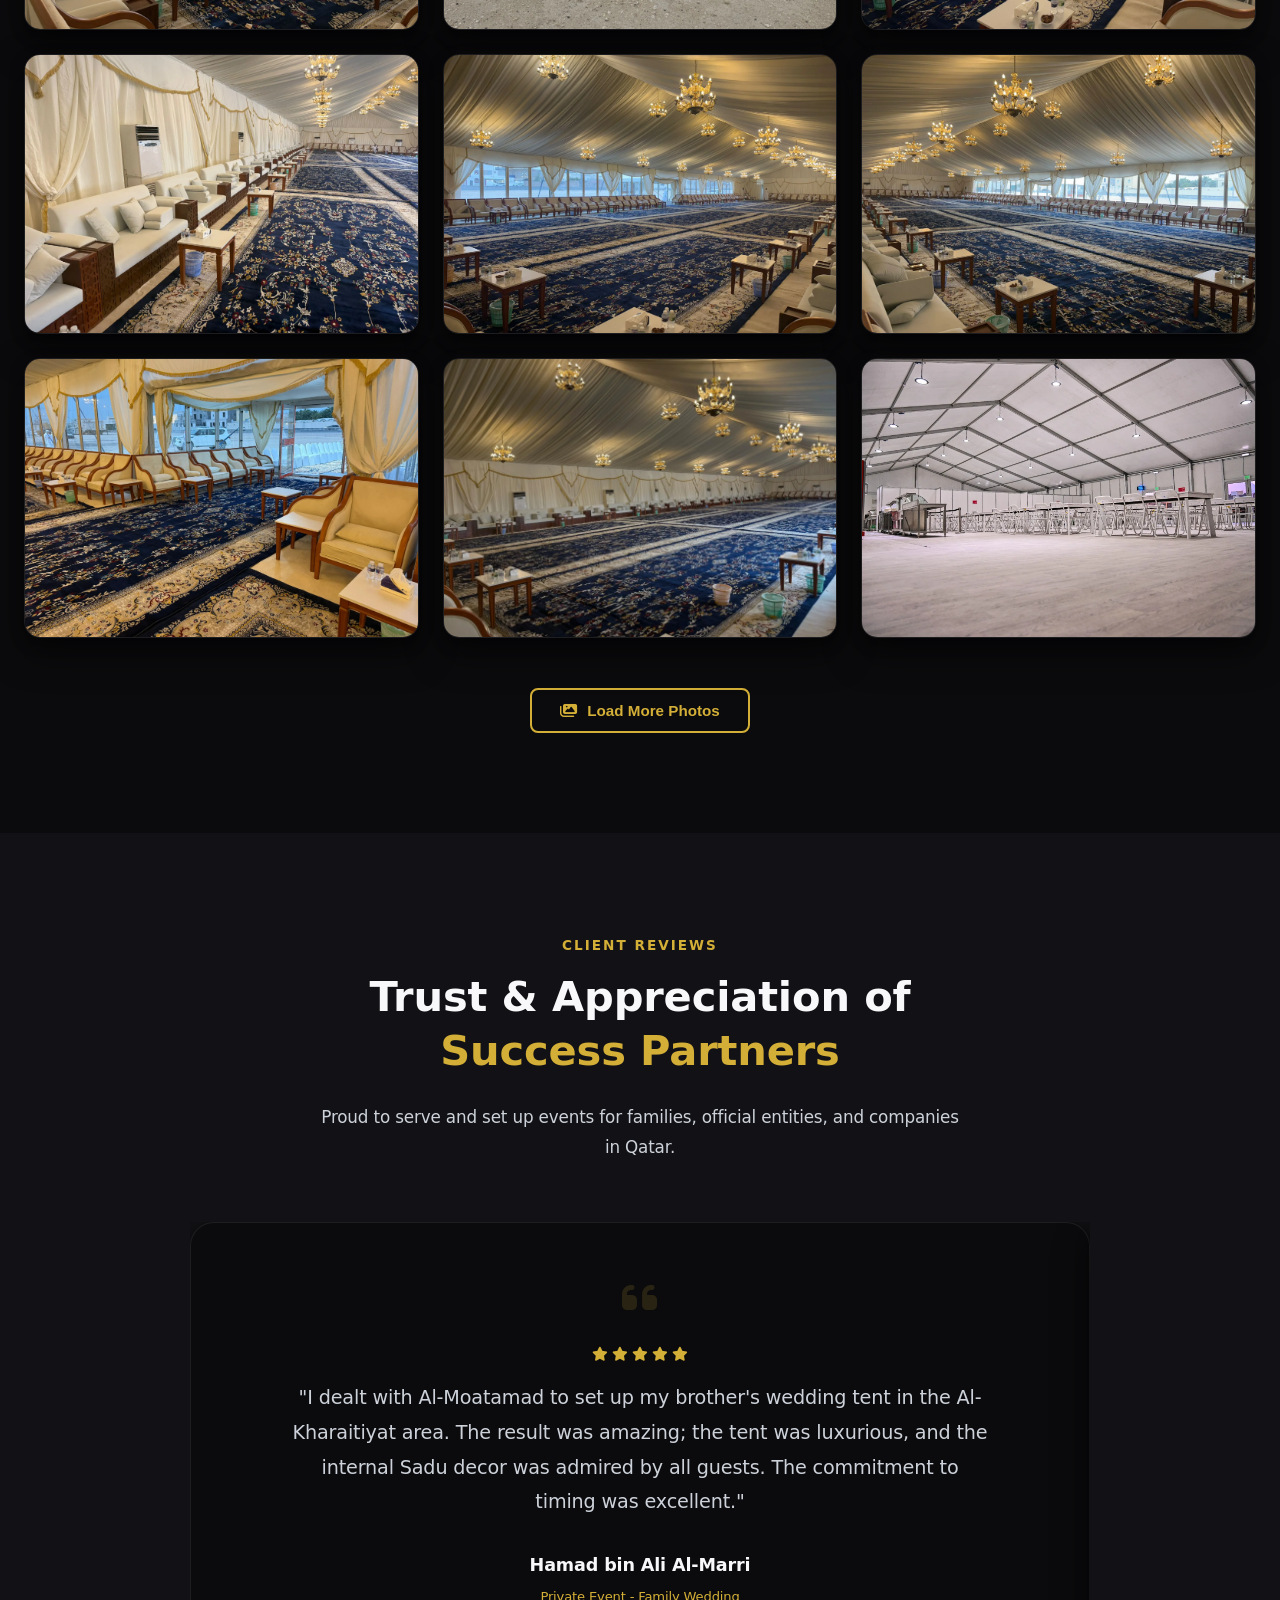
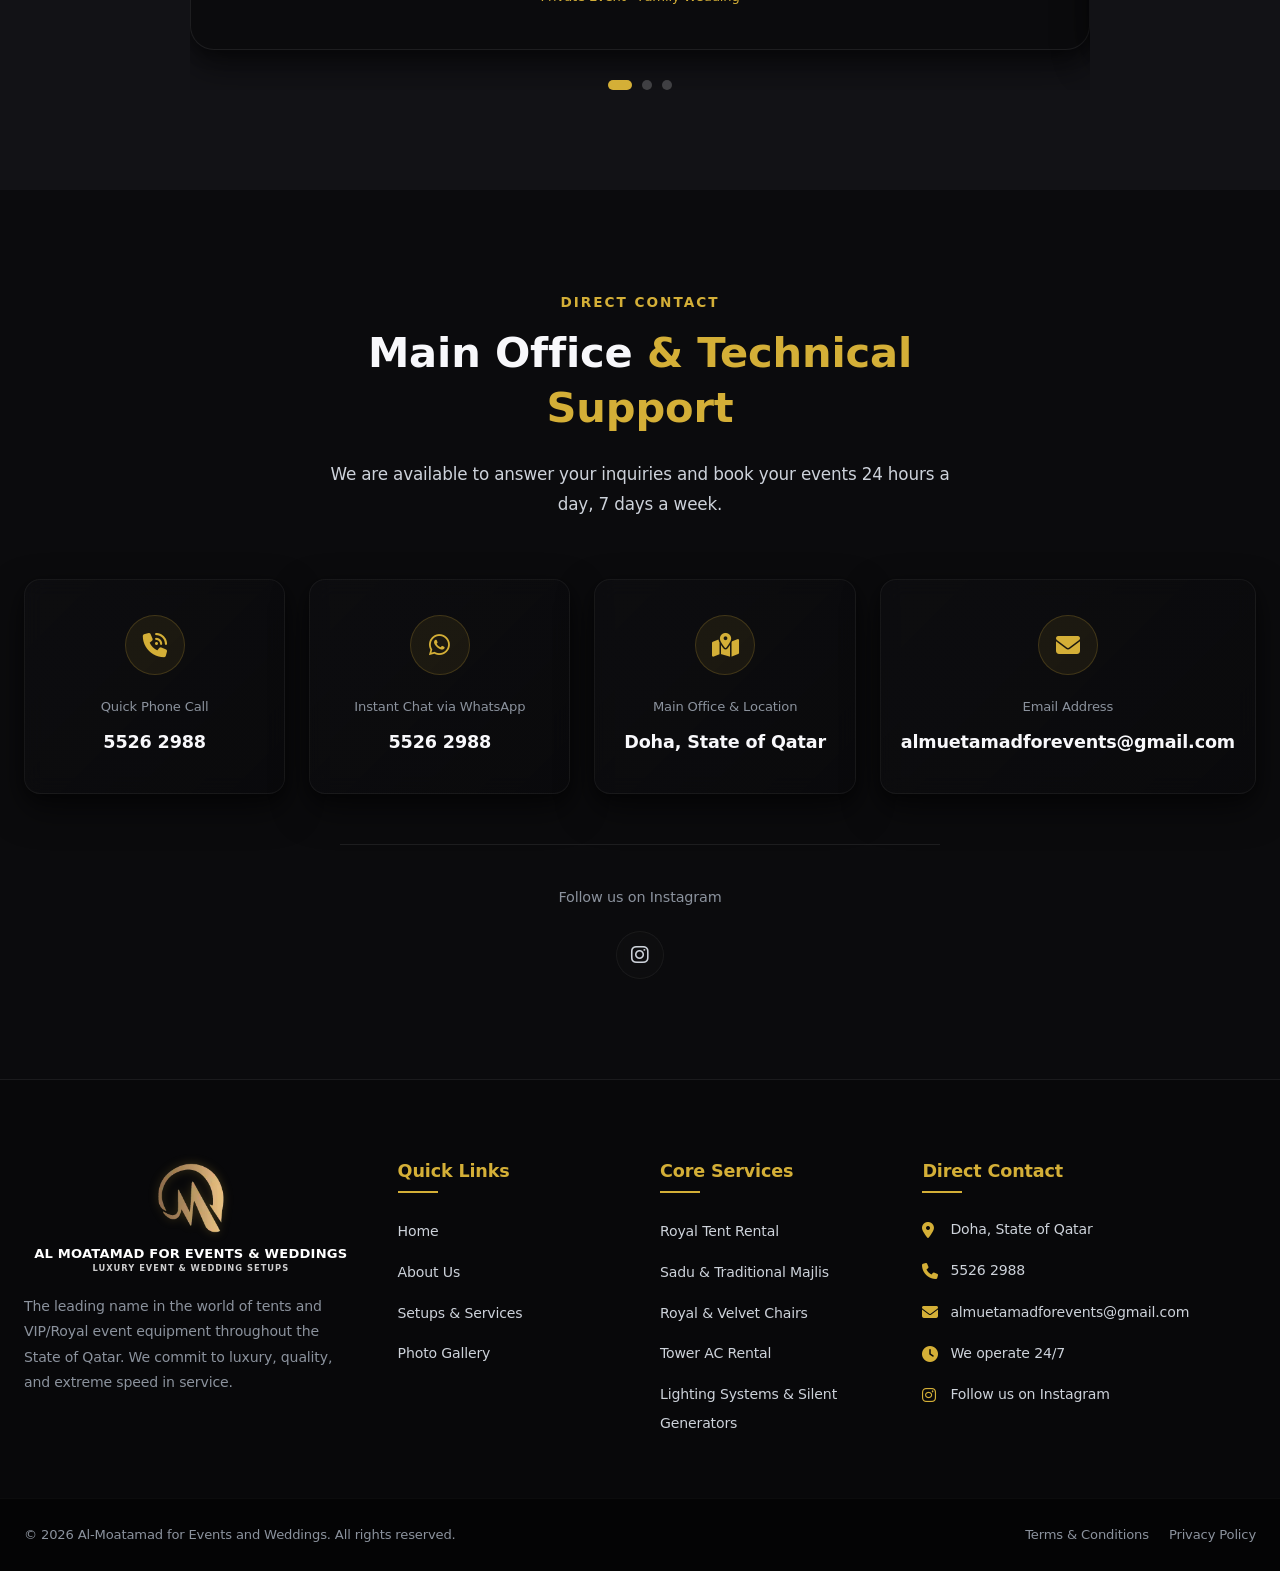
<file: en.html>
<!DOCTYPE html>
<html lang="en" dir="ltr">
<head>
    <!-- Google Tag Manager -->
    <script>(function(w,d,s,l,i){w[l]=w[l]||[];w[l].push({'gtm.start':
    new Date().getTime(),event:'gtm.js'});var f=d.getElementsByTagName(s)[0],
    j=d.createElement(s),dl=l!='dataLayer'?'&l='+l:'';j.async=true;j.src=
    'https://www.googletagmanager.com/gtm.js?id='+i+dl;f.parentNode.insertBefore(j,f);
    })(window,document,'script','dataLayer','GTM-NM2GL654');</script>
    <!-- End Google Tag Manager -->
    <!-- Google tag (gtag.js) -->
    <script async src="https://www.googletagmanager.com/gtag/js?id=AW-18248508524"></script>
    <script>
      window.dataLayer = window.dataLayer || [];
      function gtag(){dataLayer.push(arguments);}
      gtag('js', new Date());

      gtag('config', 'AW-18248508524');
    </script>
    <meta charset="UTF-8">
    <meta http-equiv="Content-Security-Policy" content="default-src 'self'; script-src 'self' 'unsafe-inline' https://www.googletagmanager.com https://*.googletagmanager.com https://www.google-analytics.com https://*.google-analytics.com https://ssl.google-analytics.com https://www.googleadservices.com https://googleads.g.doubleclick.net https://*.google.com; style-src 'self' 'unsafe-inline' https://fonts.googleapis.com https://cdnjs.cloudflare.com; font-src 'self' https://fonts.gstatic.com https://cdnjs.cloudflare.com; img-src 'self' data: https://wa.me https://*.whatsapp.com https://www.googletagmanager.com https://www.google-analytics.com https://www.google.com https://www.googleadservices.com https://googleads.g.doubleclick.net https://stats.g.doubleclick.net; connect-src 'self' https://www.googletagmanager.com https://www.google-analytics.com https://stats.g.doubleclick.net https://*.google.com https://*.googleadservices.com https://*.doubleclick.net; frame-src 'self' https://www.googletagmanager.com https://bid.g.doubleclick.net https://*.google.com https://*.googleadservices.com;">
    <meta name="referrer" content="no-referrer-when-downgrade">
    <meta name="viewport" content="width=device-width, initial-scale=1.0">
    <meta name="description" content="Al-Moatamad for Events & Weddings in Qatar. Call us now for direct booking: 55262988. Rental of royal tents, VIP majlis, chairs, tables, lighting, and cooling setups.">
    <meta name="keywords" content="wedding setups Qatar, royal tents, condolence tents Qatar, VIP chairs, tent rentals, Sadu majlis, Al Moatamad events">
    <meta name="author" content="Al-Moatamad Events">
    <title>Al-Moatamad for Events & Weddings | Call Us: 55262988</title>
    
    <!-- SEO & Metadata -->
    <link rel="canonical" href="https://www.almoatamad.net/en">
    <link rel="icon" type="image/webp" href="images/logo.webp">
    
    <!-- Open Graph / Facebook -->
    <meta property="og:type" content="website">
    <meta property="og:url" content="https://www.almoatamad.net/en">
    <meta property="og:title" content="Al-Moatamad for Events & Weddings | Call Us: 55262988">
    <meta property="og:description" content="Al-Moatamad for Events & Weddings in Qatar. Call us now for direct booking: 55262988. Rental of royal tents, VIP majlis, chairs, tables, lighting, and cooling setups.">
    <meta property="og:image" content="https://www.almoatamad.net/images/logo.webp">

    <!-- Twitter -->
    <meta property="twitter:card" content="summary_large_image">
    <meta property="twitter:url" content="https://www.almoatamad.net/en">
    <meta property="twitter:title" content="Al-Moatamad for Events & Weddings | Call Us: 55262988">
    <meta property="twitter:description" content="Al-Moatamad for Events & Weddings in Qatar. Call us now for direct booking: 55262988. Rental of royal tents, VIP majlis, chairs, tables, lighting, and cooling setups.">
    <meta property="twitter:image" content="https://www.almoatamad.net/images/logo.webp">
    
    <!-- Google Fonts: Cairo, Outfit & Playfair Display -->
    <link rel="preconnect" href="https://fonts.googleapis.com">
    <link rel="preconnect" href="https://fonts.gstatic.com" crossorigin>
    <link href="https://fonts.googleapis.com/css2?family=Cairo:wght@300;400;600;700;900&family=Outfit:wght@300;400;600;700;800;900&family=Playfair+Display:ital,wght@0,600;1,400&display=swap" rel="stylesheet">
    
    <!-- FontAwesome for Premium Icons -->
    <link rel="stylesheet" href="https://cdnjs.cloudflare.com/ajax/libs/font-awesome/6.6.0/css/all.min.css">
    
    <!-- Custom CSS -->
    <link rel="stylesheet" href="style.css">
</head>
<body>
    <!-- Google Tag Manager (noscript) -->
    <noscript><iframe src="https://www.googletagmanager.com/ns.html?id=GTM-NM2GL654"
    height="0" width="0" style="display:none;visibility:hidden"></iframe></noscript>
    <!-- End Google Tag Manager (noscript) -->
    <script>
        if (localStorage.getItem("theme") === "light") {
            document.body.classList.add("light-theme");
        }
    </script>

    <!-- Header & Navigation -->
    <header id="main-header" class="site-header">
        <div class="header-container">
            <div class="logo-area">
                <a href="#hero" class="logo-link">
                    <img src="images/logo.webp" alt="Al Moatamad Events & Weddings Logo" class="logo-img-file">
                    <div class="logo-text">
                        <span class="brand-subtitle">AL MOATAMAD FOR EVENTS & WEDDINGS</span>
                        <span class="brand-subtitle-en">Luxury Event & Wedding Setups</span>
                    </div>
                </a>
            </div>
            
            <nav id="site-nav" class="nav-menu">
                <div class="mobile-menu-lang">
                    <a href="/ar">العربية</a>
                    <a href="/en" class="active-lang">English</a>
                </div>
                <ul>
                    <li><a href="#hero" class="nav-link active" id="nav-home">Home</a></li>
                    <li><a href="#about" class="nav-link" id="nav-about">About Us</a></li>
                    <li><a href="#services" class="nav-link" id="nav-services">Services</a></li>
                    <li><a href="#gallery" class="nav-link" id="nav-gallery">Royal Gallery</a></li>
                    <li><a href="#contact" class="nav-link" id="nav-contact">Contact Us</a></li>
                </ul>
            </nav>

            <div class="header-actions">
                <div class="lang-switch-pill">
                    <a href="/ar">AR</a>
                    <a href="/en" class="active-lang">EN</a>
                    <button id="theme-toggle" class="theme-toggle-btn" aria-label="Toggle Theme">
                        <i class="fa-solid fa-sun"></i>
                    </button>
                </div>
                <a href="https://wa.me/97455262988" class="cta-header-btn" id="btn-quick-call">
                    <i class="fa-brands fa-whatsapp"></i> Quick Booking
                </a>
                <button class="mobile-nav-toggle" id="mobile-toggle" aria-label="Open Menu">
                    <span class="bar"></span>
                    <span class="bar"></span>
                    <span class="bar"></span>
                </button>
            </div>
        </div>
    </header>

    <!-- Mobile Nav Overlay Backdrop -->
    <div class="nav-overlay" id="nav-overlay"></div>

    <!-- Hero Section -->
    <section id="hero" class="hero-section">
        <div class="hero-bg-overlay"></div>
        <div class="hero-content-wrapper">
            <div class="badge-gold" id="hero-badge">Luxury & Integrality of Qatari Hospitality</div>
            <h1 class="hero-title" id="hero-main-title">
                Crafting Dimensions of Beauty & Distinction <br>
                <span class="text-gradient-gold">for Luxury Events</span>
            </h1>
            <p class="hero-desc">
                Complete setup for Royal and European tents, luxury majlises, lighting, and advanced cooling systems for all weddings, national celebrations, and family events in Qatar.
            </p>
            <div class="hero-actions-container">
                <a href="#contact" class="btn-primary" id="btn-hero-estimate">Book Your Event Now</a>
                <a href="#services" class="btn-secondary" id="btn-hero-explore">Explore Our Services</a>
            </div>
        </div>
        <a href="#about" class="scroll-indicator" aria-label="Scroll Down">
            <span class="mouse-icon"><span class="wheel"></span></span>
        </a>
    </section>

    <!-- Key Highlights / Stats Bar -->
    <section class="highlights-bar" id="highlights">
        <div class="highlights-container">
            <div class="highlight-card">
                <span class="highlight-icon"><i class="fa-solid fa-gem"></i></span>
                <div class="highlight-info">
                    <h3>VIP Royal Tents</h3>
                    <p>Heat-resistant with modern decors</p>
                </div>
            </div>
            <div class="highlight-card">
                <span class="highlight-icon"><i class="fa-solid fa-couch"></i></span>
                <div class="highlight-info">
                    <h3>Luxury Majlis & Furniture</h3>
                    <p>Sadu, suede, royal & velvet chairs</p>
                </div>
            </div>
            <div class="highlight-card">
                <span class="highlight-icon"><i class="fa-solid fa-snowflake"></i></span>
                <div class="highlight-info">
                    <h3>Cooling & Heating</h3>
                    <p>Powerful AC units suitable for all sizes</p>
                </div>
            </div>
            <div class="highlight-card">
                <span class="highlight-icon"><i class="fa-solid fa-clock"></i></span>
                <div class="highlight-info">
                    <h3>24/7 Readiness</h3>
                    <p>Fast installation & extreme precision</p>
                </div>
            </div>
        </div>
    </section>

    <!-- About Section -->
    <section id="about" class="about-section">
        <div class="section-container">
            <div class="about-grid">
                <div class="about-visual">
                    <div class="visual-stack">
                        <div class="img-wrapper main-img-wrapper">
                            <img src="images/img-3.webp" alt="Al-Moatamad luxury event setup interior" class="about-img main-img">
                        </div>
                        <div class="experience-badge">
                            <span class="exp-years">+15</span>
                            <span class="exp-text">Years of<br>Leadership</span>
                        </div>
                    </div>
                </div>
                <div class="about-content">
                    <span class="section-subtitle">About Us</span>
                    <h2 class="section-title">Your Trusted Partner for Setting Up <span class="text-gold">the Finest Events</span></h2>
                    <p class="about-para">
                        "Al-Moatamad for Events and Weddings" was established to be the primary destination and the most trusted name in Qatar for setting up all official and private events. We do not just provide equipment; we paint a complete picture of luxury that suits your guests.
                    </p>
                    <p class="about-para">
                        From wedding and national event tents to mourning and condolence tents, we are committed to providing the highest standards of service and speed in execution, with a wide range of the finest furniture, majlises, carpets, lighting, and modern air conditioning.
                    </p>
                    
                    <ul class="about-features">
                        <li><i class="fa-solid fa-circle-check"></i> Professional and integrated crew for installation and transport.</li>
                        <li><i class="fa-solid fa-circle-check"></i> European tents resistant to harsh weather conditions.</li>
                        <li><i class="fa-solid fa-circle-check"></i> Wide variety of traditional sofas, Sadu, suede, and luxury furnishings.</li>
                        <li><i class="fa-solid fa-circle-check"></i> Complete coverage for all regions in the State of Qatar.</li>
                    </ul>
                    
                    <div class="about-action">
                        <a href="#contact" class="btn-primary">Contact Us Now</a>
                    </div>
                </div>
            </div>
        </div>
    </section>

    <!-- Services Catalog -->
    <section id="services" class="services-section">
        <div class="section-container">
            <div class="section-header-center">
                <span class="section-subtitle">Our Royal Services</span>
                <h2 class="section-title">Integrated Setups for All <span class="text-gold">Types of Events</span></h2>
                <p class="section-desc">
                    We offer comprehensive rental and setup services with the highest standard specifications of luxury and safety.
                </p>
            </div>

            <!-- Services Grid -->
            <div class="services-grid" id="services-grid-container">
                
                <!-- Service 1: Royal Tents -->
                <div class="service-card" data-category="tents">
                    <div class="service-img-wrapper">
                        <img src="images/img-1.webp" alt="Royal tents for weddings and events" class="service-img">
                        <div class="service-tag">VIP</div>
                    </div>
                    <div class="service-info">
                        <span class="service-cat-title"><i class="fa-solid fa-campground"></i> Royal & European Tents</span>
                        <h3>Tents for Weddings & National Events</h3>
                        <p>Tents with massive spaces and engineering designs resistant to wind and heat, decorated with draped ceilings and luxury interior fabrics.</p>
                        <ul class="service-specs">
                            <li>Fully water and fire resistant</li>
                            <li>Luxury velvet interior decors</li>
                            <li>Flexible and expandable spaces</li>
                        </ul>
                    </div>
                </div>

                <!-- Service 2: Mourning Tents -->
                <div class="service-card" data-category="tents">
                    <div class="service-img-wrapper">
                        <img src="images/img-6.webp" alt="Condolence and mourning tent setups" class="service-img">
                        <div class="service-tag">Fully Prepared</div>
                    </div>
                    <div class="service-info">
                        <span class="service-cat-title"><i class="fa-solid fa-campground"></i> Condolence & Mourning Tents</span>
                        <h3>Condolence Majlis & Mourning Tents</h3>
                        <p>Immediate and swift setup of mourning tents with furnishing and styling that suits the privacy of the occasion, paying attention to the finest details of comfort.</p>
                        <ul class="service-specs">
                            <li>Swift and urgent installation</li>
                            <li>Comprehensive setup with seats & cooling</li>
                            <li>Integrated sound systems upon request</li>
                        </ul>
                    </div>
                </div>

                <!-- Service 3: Luxury Majlis -->
                <div class="service-card" data-category="furniture">
                    <div class="service-img-wrapper">
                        <img src="images/img-21.webp" alt="Traditional Qatari Sadu Majlis" class="service-img">
                        <div class="service-tag">Heritage & Authenticity</div>
                    </div>
                    <div class="service-info">
                        <span class="service-cat-title"><i class="fa-solid fa-couch"></i> Luxury Majlis & Furniture</span>
                        <h3>Sadu, Suede & Traditional Sofas</h3>
                        <p>Authentic Arabic majlises with traditional Sadu designs or luxury suede to set a welcoming and high-end hospitality atmosphere.</p>
                        <ul class="service-specs">
                            <li>High-quality and comfortable foam materials</li>
                            <li>Harmonious colors matching the tent decor</li>
                            <li>Matching tables and traditional decorations</li>
                        </ul>
                    </div>
                </div>

                <!-- Service 4: Royal Chairs -->
                <div class="service-card" data-category="furniture">
                    <div class="service-img-wrapper">
                        <img src="images/img-23.webp" alt="Royal gilded chairs and velvet seating" class="service-img">
                        <div class="service-tag">Various Shapes</div>
                    </div>
                    <div class="service-info">
                        <span class="service-cat-title"><i class="fa-solid fa-chair"></i> Chairs & Tables</span>
                        <h3>Royal, Velvet & Banquet Chairs</h3>
                        <p>A luxury selection of gilded royal chairs, soft velvet seats, and practical banquet chairs equipped with elegant covers.</p>
                        <ul class="service-specs">
                            <li>Elegant velvet and satin chair covers</li>
                            <li>Round and rectangular VIP tables</li>
                            <li>Soft red and royal carpets</li>
                        </ul>
                    </div>
                </div>

                <!-- Service 5: Lighting systems -->
                <div class="service-card" data-category="lighting">
                    <div class="service-img-wrapper">
                        <img src="images/img-41.webp" alt="VIP lighting systems and crystal chandeliers" class="service-img">
                        <div class="service-tag">Artistic Lighting</div>
                    </div>
                    <div class="service-info">
                        <span class="service-cat-title"><i class="fa-solid fa-lightbulb"></i> Chandeliers & Lighting Systems</span>
                        <h3>Royal Lighting & Crystal Chandeliers</h3>
                        <p>Specialized indoor and outdoor lighting systems, including luxury crystal chandeliers for tent ceilings, ambient lighting, and powerful projectors.</p>
                        <ul class="service-specs">
                            <li>VIP crystal chandeliers in various sizes</li>
                            <li>Indirect LED lighting comfortable for the eyes</li>
                            <li>Secure, waterproof wiring network</li>
                        </ul>
                    </div>
                </div>

                <!-- Service 6: AC and Power Generators -->
                <div class="service-card" data-category="cooling">
                    <div class="service-img-wrapper">
                        <img src="images/img-56.webp" alt="AC rental and silent generators" class="service-img">
                        <div class="service-tag">Super Cooling</div>
                    </div>
                    <div class="service-info">
                        <span class="service-cat-title"><i class="fa-solid fa-snowflake"></i> Air Conditioning & Generators</span>
                        <h3>Central AC & Soundproof Generators</h3>
                        <p>Complete cooling and power solutions with high-capacity tower ACs and silent generators to ensure the event's stability without noise.</p>
                        <ul class="service-specs">
                            <li>Tower ACs with massive cooling power</li>
                            <li>Silent generators (soundproof)</li>
                            <li>On-site technicians throughout the event duration</li>
                        </ul>
                    </div>
                </div>

            </div>
        </div>
    </section>

    <!-- Gallery / Showcase Section -->
    <section id="gallery" class="gallery-section">
        <div class="section-container">
            <div class="section-header-center">
                <span class="section-subtitle">Our Portfolio</span>
                <h2 class="section-title">Witness the Luxury of <span class="text-gold">Our Setups</span></h2>
                <p class="section-desc">
                    Real photos and 3D designs reflecting our commitment to detail and quality of materials used.
                </p>
            </div>

            <!-- Gallery Grid (Loaded Dynamically via script.js) -->
            <div class="gallery-grid" id="main-gallery-grid">
                <!-- JavaScript will dynamically insert images here -->
            </div>

            <!-- Gallery Load More Button -->
            <div class="gallery-actions" style="text-align: center; margin-top: 50px;">
                <button id="btn-load-more" class="btn-secondary">
                    <i class="fa-solid fa-images"></i> Load More Photos
                </button>
            </div>
        </div>
    </section>

    <!-- Testimonials Section -->
    <section class="testimonials-section" id="testimonials">
        <div class="section-container">
            <div class="section-header-center">
                <span class="section-subtitle">Client Reviews</span>
                <h2 class="section-title">Trust & Appreciation of <span class="text-gold">Success Partners</span></h2>
                <p class="section-desc">
                    Proud to serve and set up events for families, official entities, and companies in Qatar.
                </p>
            </div>

            <!-- Carousel Wrapper -->
            <div class="testimonials-carousel-wrapper">
                <div class="testimonials-carousel" id="testimonials-carousel">
                    
                    <!-- Slide 1 -->
                    <div class="testimonial-card">
                        <div class="quote-icon"><i class="fa-solid fa-quote-left"></i></div>
                        <div class="rating">
                            <i class="fa-solid fa-star"></i>
                            <i class="fa-solid fa-star"></i>
                            <i class="fa-solid fa-star"></i>
                            <i class="fa-solid fa-star"></i>
                            <i class="fa-solid fa-star"></i>
                        </div>
                        <p class="testimonial-text">
                            "I dealt with Al-Moatamad to set up my brother's wedding tent in the Al-Kharaitiyat area. The result was amazing; the tent was luxurious, and the internal Sadu decor was admired by all guests. The commitment to timing was excellent."
                        </p>
                        <div class="client-info">
                            <span class="client-name">Hamad bin Ali Al-Marri</span>
                            <span class="client-role">Private Event - Family Wedding</span>
                        </div>
                    </div>

                    <!-- Slide 2 -->
                    <div class="testimonial-card">
                        <div class="quote-icon"><i class="fa-solid fa-quote-left"></i></div>
                        <div class="rating">
                            <i class="fa-solid fa-star"></i>
                            <i class="fa-solid fa-star"></i>
                            <i class="fa-solid fa-star"></i>
                            <i class="fa-solid fa-star"></i>
                            <i class="fa-solid fa-star"></i>
                        </div>
                        <p class="testimonial-text">
                            "Incredible response speed in setting up the mourning majlis. I contacted them, and within a few hours, the tent was fully ready with cooling, seating, and coffee. May God reward them for their professionalism and speed."
                        </p>
                        <div class="client-info">
                            <span class="client-name">Khaled Al-Shammari</span>
                            <span class="client-role">Mourning Majlis & Condolences</span>
                        </div>
                    </div>

                    <!-- Slide 3 -->
                    <div class="testimonial-card">
                        <div class="quote-icon"><i class="fa-solid fa-quote-left"></i></div>
                        <div class="rating">
                            <i class="fa-solid fa-star"></i>
                            <i class="fa-solid fa-star"></i>
                            <i class="fa-solid fa-star"></i>
                            <i class="fa-solid fa-star"></i>
                            <i class="fa-solid fa-star"></i>
                        </div>
                        <p class="testimonial-text">
                            "I thank the management of Al-Moatamad for the precision in installing the transparent European tent and coordinating the lighting for the company's annual festival in West Bay. It was a special night, and the cooling was excellent despite the hot weather."
                        </p>
                        <div class="client-info">
                            <span class="client-name">Eng. Saeed Al-Kuwari</span>
                            <span class="client-role">Event Management - National Company</span>
                        </div>
                    </div>

                </div>

                <!-- Carousel Controls -->
                <div class="carousel-dots" id="carousel-dots-container">
                    <span class="dot active" data-index="0"></span>
                    <span class="dot" data-index="1"></span>
                    <span class="dot" data-index="2"></span>
                </div>
            </div>
        </div>
    </section>

    <!-- Contact Section -->
    <section id="contact" class="contact-section">
        <div class="section-container">
            <div class="section-header-center">
                <span class="section-subtitle">Direct Contact</span>
                <h2 class="section-title">Main Office <span class="text-gold">& Technical Support</span></h2>
                <p class="section-desc">
                    We are available to answer your inquiries and book your events 24 hours a day, 7 days a week.
                </p>
            </div>
            
            <div class="contact-methods-grid">
                <a href="tel:55262988" class="contact-method-card">
                    <span class="method-icon"><i class="fa-solid fa-phone-volume"></i></span>
                    <div class="method-details">
                        <span>Quick Phone Call</span>
                        <strong class="ltr-text">5526 2988</strong>
                    </div>
                </a>

                <a href="https://wa.me/97455262988?text=Hello%20Al-Moatamad%20Events,%20I'd%20like%20to%20inquire%20about%20your%20services" class="contact-method-card">
                    <span class="method-icon"><i class="fa-brands fa-whatsapp"></i></span>
                    <div class="method-details">
                        <span>Instant Chat via WhatsApp</span>
                        <strong class="ltr-text">5526 2988</strong>
                    </div>
                </a>

                <div class="contact-method-card">
                    <span class="method-icon"><i class="fa-solid fa-map-location-dot"></i></span>
                    <div class="method-details">
                        <span>Main Office & Location</span>
                        <strong>Doha, State of Qatar</strong>
                    </div>
                </div>

                <a href="mailto:almuetamadforevents@gmail.com" class="contact-method-card">
                    <span class="method-icon"><i class="fa-solid fa-envelope"></i></span>
                    <div class="method-details">
                        <span>Email Address</span>
                        <strong>almuetamadforevents@gmail.com</strong>
                    </div>
                </a>
            </div>

            <!-- Centered Social Links -->
            <div class="contact-social-area">
                <span>Follow us on Instagram</span>
                <div class="social-icons-centered">
                    <a href="https://www.instagram.com/almoatamadforeventsandweddings/" target="_blank" rel="noopener" aria-label="Instagram"><i class="fa-brands fa-instagram"></i></a>
                </div>
            </div>
        </div>
    </section>

    <!-- Footer -->
    <footer class="site-footer">
        <div class="footer-top">
            <div class="section-container">
                <div class="footer-grid">
                    
                    <div class="footer-brand-col">
                        <div class="logo-area">
                            <img src="images/logo.webp" alt="Al Moatamad Logo" class="logo-img-file">
                            <div class="logo-text">
                                <span class="brand-subtitle">AL MOATAMAD FOR EVENTS & WEDDINGS</span>
                                <span class="brand-subtitle-en">Luxury Event & Wedding Setups</span>
                            </div>
                        </div>
                        <p class="footer-brand-desc">
                            The leading name in the world of tents and VIP/Royal event equipment throughout the State of Qatar. We commit to luxury, quality, and extreme speed in service.
                        </p>
                    </div>

                    <div class="footer-links-col">
                        <h3>Quick Links</h3>
                        <ul>
                            <li><a href="#hero">Home</a></li>
                            <li><a href="#about">About Us</a></li>
                            <li><a href="#services">Setups & Services</a></li>
                            <li><a href="#gallery">Photo Gallery</a></li>
                        </ul>
                    </div>

                    <div class="footer-services-col">
                        <h3>Core Services</h3>
                        <ul>
                            <li><a href="#services">Royal Tent Rental</a></li>
                            <li><a href="#services">Sadu & Traditional Majlis</a></li>
                            <li><a href="#services">Royal & Velvet Chairs</a></li>
                            <li><a href="#services">Tower AC Rental</a></li>
                            <li><a href="#services">Lighting Systems & Silent Generators</a></li>
                        </ul>
                    </div>

                    <div class="footer-address-col">
                        <h3>Direct Contact</h3>
                        <p><i class="fa-solid fa-location-dot"></i> Doha, State of Qatar</p>
                        <p><i class="fa-solid fa-phone"></i> <span dir="ltr">5526 2988</span></p>
                        <p><i class="fa-solid fa-envelope"></i> almuetamadforevents@gmail.com</p>
                        <p><i class="fa-solid fa-clock"></i> We operate 24/7</p>
                        <p>
                            <a href="https://www.instagram.com/almoatamadforeventsandweddings/" target="_blank" rel="noopener" class="footer-social-link">
                                <i class="fa-brands fa-instagram"></i> Follow us on Instagram
                            </a>
                        </p>
                    </div>

                </div>
            </div>
        </div>
        <div class="footer-bottom">
            <div class="section-container">
                <div class="footer-bottom-flex">
                    <p class="copyright-text">
                        &copy; 2026 Al-Moatamad for Events and Weddings. All rights reserved.
                    </p>
                    <div class="footer-legal-links">
                        <a href="#">Terms & Conditions</a>
                        <a href="#">Privacy Policy</a>
                    </div>
                </div>
            </div>
        </div>
    </footer>

    <!-- Floating Call Action Widget -->
    <a href="tel:55262988" class="floating-call-widget" id="call-float" aria-label="Call Us Now">
        <span class="call-tooltip">Call Us Now</span>
        <i class="fa-solid fa-phone"></i>
    </a>

    <!-- Floating WhatsApp Action Widget -->
    <a href="https://wa.me/97455262988?text=Hello%20Al-Moatamad%20Events,%20I'd%20like%20to%20inquire%20about%20your%20services" class="floating-whatsapp-widget" id="whatsapp-float" target="_blank" aria-label="Chat via WhatsApp">
        <span class="whatsapp-tooltip">Chat with us now</span>
        <i class="fa-brands fa-whatsapp"></i>
    </a>

    <!-- Lightbox Modal for Gallery Images -->
    <div class="lightbox-modal" id="gallery-lightbox" aria-hidden="true" role="dialog">
        <button class="lightbox-close" id="lightbox-close-btn" aria-label="Close Preview"><i class="fa-solid fa-xmark"></i></button>
        <div class="lightbox-content">
            <img src="[data-uri]" alt="Image preview content" class="lightbox-img" id="lightbox-img">
            <div class="lightbox-caption" id="lightbox-caption"></div>
        </div>
    </div>

    <!-- Custom JS Script -->
    <script src="script.js"></script>
</body>
</html>
</file>
<file: style.css>
/* ==========================================================================
   Al-Moatamad Events - Premium Custom Design System & Stylesheet
   Theme: Luxury Gold & Charcoal Dark Mode
   Target Platform: GitHub Pages Static Hosting (Fully Optimized)
   ========================================================================== */

/* 1. CSS CUSTOM PROPERTIES (DESIGN TOKENS)
   ========================================================================== */
:root {
    /* Color Palette */
    --bg-primary: #0b0b0d;         /* Ultra dark luxury black */
    --bg-secondary: #121216;       /* Warm charcoal black for cards */
    --bg-tertiary: #191920;        /* Card lift background */
    --bg-glass: rgba(18, 18, 22, 0.75); /* Glassmorphism fill */
    
    /* Gold Accent Gradients */
    --gold-primary: #d4af37;       /* Metallic gold */
    --gold-light: #f3e5ab;         /* Champagne gold */
    --gold-dark: #aa7c11;          /* Bronze gold */
    --gold-glow: rgba(212, 175, 55, 0.4);
    --gold-gradient: linear-gradient(135deg, var(--gold-dark) 0%, var(--gold-primary) 50%, var(--gold-light) 100%);
    
    /* Functional Colors */
    --text-primary: #f8f8fb;       /* Warm white cream */
    --text-secondary: #cdd2da;     /* High readability secondary text */
    --text-muted: #8b929d;         /* Muted gray */
    --border-glass: rgba(255, 255, 255, 0.08);
    --border-gold: rgba(212, 175, 55, 0.25);
    
    /* Spacing & Borders */
    --radius-sm: 8px;
    --radius-md: 16px;
    --radius-lg: 24px;
    --transition-smooth: all 0.4s cubic-bezier(0.25, 0.8, 0.25, 1);
    --shadow-premium: 0 15px 35px rgba(0, 0, 0, 0.5), 0 5px 15px rgba(0, 0, 0, 0.3);
    --shadow-gold: 0 8px 32px rgba(212, 175, 55, 0.15);
}

/* 2. BASE & RESET STYLES
   ========================================================================== */
*, *::before, *::after {
    box-sizing: border-box;
    margin: 0;
    padding: 0;
}

html {
    scroll-behavior: smooth;
    font-size: 16px;
    -webkit-tap-highlight-color: transparent;
    overflow-x: hidden;
}

body {
    font-family: 'Cairo', 'Segoe UI', Tahoma, Geneva, Verdana, sans-serif;
    background-color: var(--bg-primary);
    color: var(--text-primary);
    line-height: 1.8;
    overflow-x: hidden;
    letter-spacing: -0.01em;
}

/* Custom Scrollbar */
::-webkit-scrollbar {
    width: 8px;
}
::-webkit-scrollbar-track {
    background: var(--bg-primary);
}
::-webkit-scrollbar-thumb {
    background: var(--gold-dark);
    border-radius: var(--radius-sm);
}
::-webkit-scrollbar-thumb:hover {
    background: var(--gold-primary);
}

/* Typography Utility */
h1, h2, h3, h4, h5, h6 {
    font-weight: 700;
    line-height: 1.3;
    color: var(--text-primary);
}

a {
    text-decoration: none;
    color: inherit;
    transition: var(--transition-smooth);
}

ul {
    list-style: none;
}

img {
    max-width: 100%;
    height: auto;
    display: block;
    object-fit: cover;
}

.text-gold {
    color: var(--gold-primary);
}

.text-gradient-gold {
    background: var(--gold-gradient);
    -webkit-background-clip: text;
    -webkit-text-fill-color: transparent;
}

/* 3. BUTTONS & INTERACTIVE ELEMENTS
   ========================================================================== */
.btn-primary {
    background: var(--gold-gradient);
    color: var(--bg-primary);
    font-weight: 700;
    padding: 12px 28px;
    border-radius: var(--radius-sm);
    border: 1px solid var(--gold-primary);
    cursor: pointer;
    display: inline-flex;
    align-items: center;
    justify-content: center;
    gap: 10px;
    box-shadow: var(--shadow-gold);
    transition: var(--transition-smooth);
    font-size: 0.95rem;
}

.btn-primary:hover {
    transform: translateY(-3px);
    box-shadow: 0 12px 24px var(--gold-glow);
    background: linear-gradient(135deg, var(--gold-primary) 0%, var(--gold-light) 100%);
}

.btn-secondary {
    background: transparent;
    color: var(--gold-primary);
    font-weight: 600;
    padding: 12px 28px;
    border-radius: var(--radius-sm);
    border: 2px solid var(--gold-primary);
    cursor: pointer;
    display: inline-flex;
    align-items: center;
    justify-content: center;
    gap: 10px;
    transition: var(--transition-smooth);
    font-size: 0.95rem;
}

.btn-secondary:hover {
    background: rgba(212, 175, 55, 0.08);
    transform: translateY(-3px);
}

/* 4. HEADER & NAVIGATION (GLASSMORPHISM)
   ========================================================================== */
.site-header {
    position: fixed;
    top: 0;
    left: 0;
    width: 100%;
    z-index: 1000;
    transition: var(--transition-smooth);
    padding: 20px 0;
}

.site-header.sticky {
    background-color: var(--bg-glass);
    backdrop-filter: blur(20px);
    -webkit-backdrop-filter: blur(20px);
    padding: 12px 0;
    border-bottom: 1px solid var(--border-glass);
    box-shadow: 0 4px 30px rgba(0, 0, 0, 0.3);
}

.header-container {
    max-width: 1280px;
    margin: 0 auto;
    padding: 0 24px;
    display: flex;
    align-items: center;
    justify-content: space-between;
}

/* Logo styling */
.logo-link, .footer-brand-col .logo-area {
    display: flex;
    flex-direction: column;
    align-items: center;
    gap: 6px;
    text-align: center;
}

.logo-img-file {
    height: 76px; /* Larger logo size as requested */
    width: auto;
    object-fit: contain;
    border-radius: var(--radius-sm);
    filter: drop-shadow(0 0 5px rgba(212, 175, 55, 0.25));
    transition: var(--transition-smooth);
}

.site-header.sticky .logo-img-file {
    height: 60px; /* Slightly smaller when header is sticky */
}

.logo-link:hover .logo-img-file {
    transform: scale(1.05);
    filter: drop-shadow(0 0 10px rgba(212, 175, 55, 0.45));
}

.logo-icon {
    font-size: 24px;
    color: var(--gold-primary);
    background: rgba(212, 175, 55, 0.12);
    width: 44px;
    height: 44px;
    display: flex;
    align-items: center;
    justify-content: center;
    border-radius: 50%;
    border: 1px solid var(--border-gold);
    animation: goldGlowPulse 3s infinite alternate;
}

.logo-text {
    display: flex;
    flex-direction: column;
    align-items: center;
}

.brand-subtitle {
    font-size: 0.82rem; /* Slightly larger for better readability */
    color: #ffffff; /* Converted to white color as requested */
    font-weight: 700;
    margin-top: 4px;
    letter-spacing: 0.2px;
    line-height: 1.2;
}

.brand-subtitle-en {
    font-size: 0.52rem;
    color: rgba(255, 255, 255, 0.8); /* Cream white with high-end opacity */
    font-weight: 700;
    margin-top: 2px;
    letter-spacing: 1px;
    text-transform: uppercase;
    line-height: 1.2;
}

/* Nav Menu */
.nav-menu ul {
    display: flex;
    gap: 28px;
}

.nav-link {
    font-size: 0.95rem;
    font-weight: 600;
    color: var(--text-secondary);
    position: relative;
    padding: 8px 0;
}

.nav-link::after {
    content: '';
    position: absolute;
    bottom: 0;
    left: 0;
    width: 0;
    height: 2px;
    background: var(--gold-gradient);
    transition: var(--transition-smooth);
}

.nav-link:hover, .nav-link.active {
    color: var(--gold-primary);
}

.nav-link:hover::after, .nav-link.active::after {
    width: 100%;
}

.header-actions {
    display: flex;
    align-items: center;
    gap: 16px;
}

.cta-header-btn {
    background: rgba(212, 175, 55, 0.1);
    color: var(--gold-primary);
    font-weight: 700;
    padding: 10px 20px;
    border-radius: var(--radius-sm);
    border: 1px solid var(--gold-primary);
    display: inline-flex;
    align-items: center;
    gap: 8px;
}

.cta-header-btn:hover {
    background: var(--gold-gradient);
    color: var(--bg-primary);
    box-shadow: var(--shadow-gold);
    transform: translateY(-2px);
}

/* Mobile Nav Toggle */
.mobile-nav-toggle {
    display: none;
    background: transparent;
    border: 1px solid var(--border-glass);
    border-radius: var(--radius-sm);
    cursor: pointer;
    flex-direction: column;
    gap: 5px;
    padding: 9px 10px;
    transition: var(--transition-smooth);
    -webkit-appearance: none;
    appearance: none;
}

.mobile-nav-toggle:hover {
    border-color: var(--border-gold);
    background: rgba(212, 175, 55, 0.07);
}

.mobile-nav-toggle .bar {
    width: 22px;
    height: 2px;
    background-color: var(--text-primary);
    border-radius: 3px;
    transition: var(--transition-smooth);
    display: block;
}

.mobile-nav-toggle.open .bar:nth-child(1) {
    transform: translateY(7px) rotate(45deg);
}

.mobile-nav-toggle.open .bar:nth-child(2) {
    opacity: 0;
    transform: scaleX(0);
}

.mobile-nav-toggle.open .bar:nth-child(3) {
    transform: translateY(-7px) rotate(-45deg);
}

/* Hide mobile-only elements on desktop */
.mobile-menu-lang {
    display: none;
}

/* 5. HERO SECTION
   ========================================================================== */
.hero-section {
    min-height: 100vh;
    display: flex;
    align-items: center;
    justify-content: center;
    position: relative;
    padding: 120px 24px 80px;
    background-image: url('images/img-2.webp');
    background-attachment: fixed;
    background-position: center;
    background-size: cover;
}

.hero-bg-overlay {
    position: absolute;
    top: 0;
    left: 0;
    width: 100%;
    height: 100%;
    background: linear-gradient(to bottom, rgba(11, 11, 13, 0.75) 0%, rgba(11, 11, 13, 0.95) 100%);
    z-index: 1;
}

.hero-content-wrapper {
    position: relative;
    z-index: 2;
    max-width: 860px;
    text-align: center;
}

.badge-gold {
    display: inline-flex;
    background: rgba(212, 175, 55, 0.12);
    color: var(--gold-primary);
    border: 1px solid var(--border-gold);
    padding: 6px 16px;
    border-radius: 50px;
    font-size: 0.85rem;
    font-weight: 700;
    margin-bottom: 24px;
    letter-spacing: 0.5px;
    animation: goldPulse 2s infinite alternate;
}

.hero-title {
    font-size: clamp(2.2rem, 5vw, 4rem);
    font-weight: 900;
    margin-bottom: 24px;
    letter-spacing: -1px;
}

.hero-desc {
    font-size: clamp(1rem, 2vw, 1.25rem);
    color: var(--text-secondary);
    margin-bottom: 40px;
    max-width: 700px;
    margin-left: auto;
    margin-right: auto;
    font-weight: 400;
}

.hero-actions-container {
    display: flex;
    justify-content: center;
    gap: 20px;
}

/* Scroll indicator animation */
.scroll-indicator {
    position: absolute;
    bottom: 30px;
    left: 50%;
    transform: translateX(-50%);
    z-index: 2;
    opacity: 0.7;
    transition: var(--transition-smooth);
}

.scroll-indicator:hover {
    opacity: 1;
}

.mouse-icon {
    width: 28px;
    height: 48px;
    border: 2px solid var(--gold-primary);
    border-radius: 20px;
    display: block;
    position: relative;
}

.mouse-icon .wheel {
    width: 4px;
    height: 8px;
    background-color: var(--gold-primary);
    border-radius: 50%;
    position: absolute;
    top: 10px;
    left: 50%;
    transform: translateX(-50%);
    animation: scrollMouse 1.8s infinite;
}

/* 6. HIGHLIGHTS / STATS BAR
   ========================================================================== */
.highlights-bar {
    position: relative;
    z-index: 3;
    margin-top: -60px;
    padding: 0 24px;
}

.highlights-container {
    max-width: 1280px;
    margin: 0 auto;
    background: var(--bg-secondary);
    border: 1px solid var(--border-glass);
    box-shadow: var(--shadow-premium);
    border-radius: var(--radius-md);
    padding: 24px;
    display: grid;
    grid-template-columns: repeat(auto-fit, minmax(240px, 1fr));
    gap: 24px;
}

.highlight-card {
    display: flex;
    align-items: center;
    gap: 20px;
    padding: 12px;
    transition: var(--transition-smooth);
}

.highlight-card:hover {
    transform: translateY(-3px);
}

.highlight-icon {
    font-size: 26px;
    color: var(--gold-primary);
    background: rgba(212, 175, 55, 0.08);
    width: 60px;
    height: 60px;
    min-width: 60px;
    display: flex;
    align-items: center;
    justify-content: center;
    border-radius: var(--radius-sm);
    border: 1px solid rgba(212, 175, 55, 0.15);
}

.highlight-info h3 {
    font-size: 1.05rem;
    margin-bottom: 4px;
}

.highlight-info p {
    font-size: 0.82rem;
    color: var(--text-muted);
}

/* 7. ABOUT SECTION (ASYMMETRICAL LAYOUT)
   ========================================================================== */
.about-section {
    padding: 100px 24px;
    position: relative;
}

.section-container {
    max-width: 1280px;
    margin: 0 auto;
}

.about-grid {
    display: grid;
    grid-template-columns: 1fr 1fr;
    gap: 80px;
    align-items: center;
}

.about-visual {
    position: relative;
}

.visual-stack {
    position: relative;
    padding-left: 20px;
}

.main-img-wrapper {
    border-radius: var(--radius-lg);
    overflow: hidden;
    border: 1px solid var(--border-glass);
    box-shadow: var(--shadow-premium);
}

.main-img-wrapper::after {
    content: '';
    position: absolute;
    inset: 0;
    border: 2px solid var(--gold-primary);
    border-radius: var(--radius-lg);
    transform: translate(-15px, 15px);
    z-index: -1;
}

.experience-badge {
    position: absolute;
    bottom: -20px;
    right: 20px;
    background: var(--gold-gradient);
    color: var(--bg-primary);
    padding: 20px;
    border-radius: var(--radius-md);
    box-shadow: var(--shadow-premium);
    display: flex;
    flex-direction: column;
    align-items: center;
    text-align: center;
    min-width: 130px;
    border: 1px solid var(--gold-light);
}

.experience-badge .exp-years {
    font-size: 2rem;
    font-weight: 900;
    line-height: 1;
}

.experience-badge .exp-text {
    font-size: 0.8rem;
    font-weight: 700;
}

.section-subtitle {
    font-size: 0.85rem;
    color: var(--gold-primary);
    text-transform: uppercase;
    font-weight: 700;
    letter-spacing: 2px;
    display: block;
    margin-bottom: 12px;
}

.section-title {
    font-size: clamp(1.8rem, 3.5vw, 2.6rem);
    font-weight: 800;
    margin-bottom: 24px;
}

.about-content {
    text-align: center;
}

.about-para {
    color: var(--text-secondary);
    margin-bottom: 20px;
    font-size: 1.05rem;
}

.about-features {
    display: inline-flex;
    flex-direction: column;
    align-items: flex-start;
    margin: 30px auto 40px;
    text-align: right;
}

html[lang="en"] .about-features {
    align-items: flex-start;
    text-align: left;
}

.about-features li {
    display: flex;
    align-items: center;
    gap: 12px;
    margin-bottom: 16px;
    font-weight: 600;
    font-size: 0.95rem;
    text-align: right;
}

html[lang="en"] .about-features li {
    text-align: left;
}

.about-features li i {
    color: var(--gold-primary);
    font-size: 16px;
}

/* 8. SERVICES CATALOG
   ========================================================================== */
.services-section {
    padding: 100px 24px;
    background-color: var(--bg-secondary);
}

.section-header-center {
    text-align: center;
    max-width: 650px;
    margin: 0 auto 60px;
}

.section-desc {
    color: var(--text-secondary);
    font-size: 1.05rem;
    margin-top: 16px;
}



/* Services Grid */
.services-grid {
    display: grid;
    grid-template-columns: repeat(auto-fill, minmax(360px, 1fr));
    gap: 30px;
}

.service-card {
    background: var(--bg-primary);
    border: 1px solid var(--border-glass);
    border-radius: var(--radius-md);
    overflow: hidden;
    transition: var(--transition-smooth);
    display: flex;
    flex-direction: column;
}

.service-card:hover {
    transform: translateY(-10px);
    border-color: var(--border-gold);
    box-shadow: var(--shadow-premium);
}

.service-img-wrapper {
    position: relative;
    height: 240px;
    overflow: hidden;
}

.service-img {
    width: 100%;
    height: 100%;
    transition: var(--transition-smooth);
}

.service-card:hover .service-img {
    transform: scale(1.08);
}

.service-tag {
    position: absolute;
    top: 15px;
    right: 15px;
    background: var(--gold-gradient);
    color: var(--bg-primary);
    padding: 4px 12px;
    font-size: 0.72rem;
    font-weight: 700;
    border-radius: 50px;
}

.service-info {
    padding: 30px;
    display: flex;
    flex-direction: column;
    flex-grow: 1;
    align-items: center;
    text-align: center;
}

.service-cat-title {
    font-size: 0.82rem;
    color: var(--gold-primary);
    font-weight: 700;
    margin-bottom: 8px;
    display: inline-flex;
    align-items: center;
    gap: 6px;
}

.service-info h3 {
    font-size: 1.35rem;
    margin-bottom: 12px;
    font-weight: 700;
}

.service-info p {
    font-size: 0.92rem;
    color: var(--text-secondary);
    margin-bottom: 24px;
    flex-grow: 1;
}

.service-specs {
    border-top: 1px solid var(--border-glass);
    padding-top: 16px;
    display: flex;
    flex-direction: column;
    align-items: flex-start;
    gap: 8px;
    width: 100%;
}

.service-specs li {
    font-size: 0.85rem;
    color: var(--text-muted);
    position: relative;
    padding-right: 15px;
    text-align: right;
}

html[lang="en"] .service-specs li {
    text-align: left;
}

.service-specs li::before {
    content: '•';
    color: var(--gold-primary);
    position: absolute;
    right: 0;
}



/* 10. GALLERY / PORTFOLIO SHOWCASE
    ========================================================================== */
.gallery-section {
    padding: 100px 24px;
}

.gallery-grid {
    display: grid;
    grid-template-columns: repeat(auto-fill, minmax(360px, 1fr));
    gap: 24px;
}

.gallery-item {
    position: relative;
    border-radius: var(--radius-md);
    overflow: hidden;
    height: 280px;
    border: 1px solid var(--border-glass);
    box-shadow: var(--shadow-premium);
    cursor: pointer;
}

.gallery-img {
    width: 100%;
    height: 100%;
    transition: var(--transition-smooth);
}

.gallery-overlay {
    position: absolute;
    inset: 0;
    background: linear-gradient(to top, rgba(0, 0, 0, 0.9) 0%, rgba(0, 0, 0, 0.2) 100%);
    opacity: 0;
    display: flex;
    flex-direction: column;
    justify-content: flex-end;
    padding: 24px;
    transition: var(--transition-smooth);
}

.gallery-item:hover .gallery-img {
    transform: scale(1.08);
}

.gallery-item:hover .gallery-overlay {
    opacity: 1;
}

.gallery-cat {
    color: var(--gold-primary);
    font-size: 0.8rem;
    font-weight: 700;
}

.gallery-overlay h4 {
    font-size: 1.15rem;
    margin-top: 4px;
}

.view-large-btn {
    position: absolute;
    top: 20px;
    left: 20px;
    background: var(--gold-gradient);
    border: none;
    color: var(--bg-primary);
    width: 40px;
    height: 40px;
    border-radius: 50%;
    display: flex;
    align-items: center;
    justify-content: center;
    font-size: 16px;
    cursor: pointer;
    box-shadow: var(--shadow-premium);
    transform: scale(0.8);
    transition: var(--transition-smooth);
}

.gallery-item:hover .view-large-btn {
    transform: scale(1);
}

/* Custom visual placeholder card */
.placeholder-item {
    background: var(--bg-secondary);
    display: flex;
    flex-direction: column;
    align-items: center;
    justify-content: center;
    text-align: center;
    padding: 30px;
    border: 1px dashed rgba(212, 175, 55, 0.15);
}

.placeholder-icon {
    font-size: 32px;
    color: var(--text-muted);
    background: rgba(255, 255, 255, 0.03);
    width: 70px;
    height: 70px;
    display: flex;
    align-items: center;
    justify-content: center;
    border-radius: 50%;
    margin-bottom: 16px;
}

.placeholder-text h4 {
    font-size: 1rem;
    margin-bottom: 8px;
    color: var(--gold-primary);
}

.placeholder-text p {
    font-size: 0.8rem;
    color: var(--text-muted);
    max-width: 250px;
}

/* 11. TESTIMONIALS SLIDER
    ========================================================================== */
.testimonials-section {
    padding: 100px 24px;
    background: var(--bg-secondary);
}

.testimonials-carousel-wrapper {
    max-width: 900px;
    margin: 0 auto;
    position: relative;
    overflow: hidden;
}

.testimonials-carousel {
    display: flex;
    transition: transform 0.6s cubic-bezier(0.25, 0.8, 0.25, 1);
}

.testimonial-card {
    min-width: 100%;
    padding: 40px;
    background: var(--bg-primary);
    border: 1px solid var(--border-glass);
    border-radius: var(--radius-lg);
    box-shadow: var(--shadow-premium);
    text-align: center;
    display: flex;
    flex-direction: column;
    align-items: center;
}

.quote-icon {
    font-size: 40px;
    color: rgba(212, 175, 55, 0.15);
    margin-bottom: 12px;
}

.rating {
    display: flex;
    gap: 4px;
    margin-bottom: 20px;
}

.rating i {
    color: var(--gold-primary);
    font-size: 14px;
}

.testimonial-text {
    font-size: 1.2rem;
    font-weight: 500;
    color: var(--text-secondary);
    margin-bottom: 30px;
    max-width: 700px;
}

.client-name {
    display: block;
    font-size: 1.1rem;
    font-weight: 700;
    color: var(--text-primary);
}

.client-role {
    display: block;
    font-size: 0.82rem;
    color: var(--gold-primary);
    margin-top: 4px;
}

.carousel-dots {
    display: flex;
    justify-content: center;
    gap: 10px;
    margin-top: 30px;
}

.dot {
    width: 10px;
    height: 10px;
    border-radius: 50%;
    background: rgba(255, 255, 255, 0.2);
    cursor: pointer;
    transition: var(--transition-smooth);
}

.dot.active {
    background: var(--gold-primary);
    width: 24px;
    border-radius: 10px;
}

/* 12. CONTACT & BOOKING FORM
    ========================================================================== */
.contact-section {
    padding: 100px 24px;
}

.contact-methods-grid {
    display: grid;
    grid-template-columns: repeat(4, 1fr);
    gap: 24px;
    max-width: 1280px;
    margin: 0 auto 50px;
}

.contact-method-card {
    background: linear-gradient(135deg, rgba(15, 15, 18, 0.6) 0%, rgba(10, 10, 12, 0.85) 100%);
    backdrop-filter: blur(10px);
    -webkit-backdrop-filter: blur(10px);
    border: 1px solid rgba(255, 255, 255, 0.05);
    border-radius: var(--radius-md);
    padding: 35px 20px;
    display: flex;
    flex-direction: column;
    align-items: center;
    text-align: center;
    gap: 20px;
    transition: var(--transition-smooth);
    box-shadow: var(--shadow-premium);
}

.contact-method-card:hover {
    transform: translateY(-8px);
    border-color: rgba(212, 175, 55, 0.4);
    box-shadow: 0 15px 30px rgba(212, 175, 55, 0.08);
}

.method-icon {
    font-size: 24px;
    color: var(--gold-primary);
    background: rgba(212, 175, 55, 0.08);
    width: 60px;
    height: 60px;
    display: flex;
    align-items: center;
    justify-content: center;
    border-radius: 50%;
    border: 1px solid rgba(212, 175, 55, 0.2);
    transition: var(--transition-smooth);
}

.contact-method-card:hover .method-icon {
    background: rgba(212, 175, 55, 0.2);
    transform: scale(1.1) rotate(10deg);
    box-shadow: 0 0 20px rgba(212, 175, 55, 0.25);
}

.method-details span {
    display: block;
    font-size: 0.82rem;
    color: var(--text-muted);
    margin-bottom: 8px;
}

.method-details strong {
    display: block;
    font-size: 1.1rem;
    font-weight: 700;
    color: var(--text-primary);
}

/* LTR Utility class for phone numbers */
.ltr-text {
    direction: ltr;
    display: inline-block;
}

.contact-social-area {
    text-align: center;
    margin-top: 50px;
    border-top: 1px solid var(--border-glass);
    padding-top: 40px;
    max-width: 600px;
    margin-left: auto;
    margin-right: auto;
}

.contact-social-area span {
    display: block;
    font-size: 0.9rem;
    color: var(--text-muted);
    margin-bottom: 20px;
}

.social-icons-centered {
    display: flex;
    justify-content: center;
    gap: 16px;
}

.social-icons-centered a {
    width: 48px;
    height: 48px;
    border-radius: 50%;
    background: rgba(15, 15, 18, 0.6);
    backdrop-filter: blur(5px);
    -webkit-backdrop-filter: blur(5px);
    border: 1px solid rgba(255, 255, 255, 0.05);
    display: flex;
    align-items: center;
    justify-content: center;
    font-size: 20px;
    color: var(--text-secondary);
    transition: var(--transition-smooth);
}

.social-icons-centered a:hover {
    color: var(--bg-primary);
    background: var(--gold-gradient);
    border-color: var(--gold-primary);
    transform: translateY(-5px);
    box-shadow: var(--shadow-gold);
}

/* 13. SITE FOOTER
    ========================================================================== */
.site-footer {
    background: #08080a;
    border-top: 1px solid var(--border-glass);
}

.footer-top {
    padding: 80px 24px 60px;
}

.footer-grid {
    display: grid;
    grid-template-columns: 1.5fr 1fr 1fr 1.5fr;
    gap: 40px;
}

.footer-brand-col .logo-area {
    margin-bottom: 20px;
}

.footer-brand-desc {
    font-size: 0.88rem;
    color: var(--text-muted);
}

.footer-grid h3 {
    font-size: 1.1rem;
    color: var(--gold-primary);
    margin-bottom: 24px;
    position: relative;
    padding-bottom: 10px;
}

.footer-grid h3::after {
    content: '';
    position: absolute;
    bottom: 0;
    right: 0;
    width: 40px;
    height: 2px;
    background: var(--gold-primary);
}

.footer-links-col ul, .footer-services-col ul {
    display: flex;
    flex-direction: column;
    gap: 12px;
}

.footer-links-col a, .footer-services-col a {
    font-size: 0.88rem;
    color: var(--text-secondary);
    transition: var(--transition-smooth);
}

.footer-links-col a:hover, .footer-services-col a:hover {
    color: var(--gold-primary);
    padding-right: 5px;
}

.footer-address-col p {
    font-size: 0.88rem;
    color: var(--text-secondary);
    margin-bottom: 16px;
    display: flex;
    align-items: center;
    gap: 12px;
}

.footer-address-col p i {
    color: var(--gold-primary);
    font-size: 16px;
    width: 16px;
}

.footer-address-col p a.footer-social-link {
    color: var(--text-secondary);
    transition: var(--transition-smooth);
    display: flex;
    align-items: center;
    gap: 12px;
}

.footer-address-col p a.footer-social-link:hover {
    color: var(--gold-primary);
}

.footer-address-col p a.footer-social-link:hover i {
    color: var(--gold-light);
    transform: scale(1.1);
}

.footer-bottom {
    background: #040405;
    padding: 24px;
    border-top: 1px solid rgba(255, 255, 255, 0.03);
}

.footer-bottom-flex {
    display: flex;
    justify-content: space-between;
    align-items: center;
    flex-wrap: wrap;
    gap: 16px;
    max-width: 1280px;
    margin: 0 auto;
}

.copyright-text {
    font-size: 0.82rem;
    color: var(--text-muted);
}

.footer-legal-links {
    display: flex;
    gap: 20px;
}

.footer-legal-links a {
    font-size: 0.82rem;
    color: var(--text-muted);
}

.footer-legal-links a:hover {
    color: var(--gold-primary);
}

/* 14. FLOATING WHATSAPP & LIGHTBOX MODAL
    ========================================================================== */
.floating-whatsapp-widget {
    position: fixed;
    bottom: 30px;
    right: 30px;
    background: #25d366;
    color: #fff;
    width: 60px;
    height: 60px;
    border-radius: 50%;
    display: flex;
    align-items: center;
    justify-content: center;
    font-size: 30px;
    z-index: 999;
    box-shadow: 0 10px 25px rgba(37, 211, 102, 0.4);
    transition: var(--transition-smooth);
    animation: whatsappBounce 2s infinite;
}

.floating-whatsapp-widget:hover {
    transform: scale(1.1);
    background: #20ba56;
}

.whatsapp-tooltip {
    position: absolute;
    right: 75px;
    background: var(--bg-secondary);
    color: var(--gold-primary);
    border: 1px solid var(--border-gold);
    padding: 6px 14px;
    border-radius: 4px;
    font-size: 0.82rem;
    font-weight: 700;
    white-space: nowrap;
    opacity: 0;
    pointer-events: none;
    transition: var(--transition-smooth);
}

.floating-whatsapp-widget:hover .whatsapp-tooltip {
    opacity: 1;
}

/* ── Floating Call Widget ── */
.floating-call-widget {
    position: fixed;
    bottom: 105px;
    right: 30px;
    background: var(--gold-gradient);
    color: #fff;
    width: 60px;
    height: 60px;
    border-radius: 50%;
    display: flex;
    align-items: center;
    justify-content: center;
    font-size: 24px;
    z-index: 999;
    box-shadow: 0 10px 25px rgba(212, 175, 55, 0.35);
    transition: var(--transition-smooth);
    animation: whatsappBounce 2s infinite 0.5s; /* Offset animation start slightly for dynamic feel */
}

.floating-call-widget:hover {
    transform: scale(1.1);
    box-shadow: 0 12px 30px rgba(212, 175, 55, 0.5);
}

.call-tooltip {
    position: absolute;
    right: 75px;
    background: var(--bg-secondary);
    color: var(--gold-primary);
    border: 1px solid var(--border-gold);
    padding: 6px 14px;
    border-radius: 4px;
    font-size: 0.82rem;
    font-weight: 700;
    white-space: nowrap;
    opacity: 0;
    pointer-events: none;
    transition: var(--transition-smooth);
}

.floating-call-widget:hover .call-tooltip {
    opacity: 1;
}

/* Lightbox Modal */
.lightbox-modal {
    position: fixed;
    inset: 0;
    background: rgba(0, 0, 0, 0.95);
    z-index: 10000;
    display: none;
    align-items: center;
    justify-content: center;
    flex-direction: column;
    padding: 24px;
}

.lightbox-modal.active {
    display: flex;
}

.lightbox-close {
    position: absolute;
    top: 24px;
    right: 24px;
    background: transparent;
    border: none;
    color: #fff;
    font-size: 32px;
    cursor: pointer;
    transition: var(--transition-smooth);
}

.lightbox-close:hover {
    color: var(--gold-primary);
}

.lightbox-content {
    max-width: 90%;
    max-height: 80vh;
    position: relative;
}

.lightbox-img {
    max-width: 100%;
    max-height: 80vh;
    border-radius: var(--radius-sm);
    box-shadow: 0 0 30px rgba(0, 0, 0, 0.8);
}

.lightbox-caption {
    color: var(--text-primary);
    margin-top: 16px;
    font-size: 1.1rem;
    font-weight: 700;
    text-align: center;
}

/* 15. RESPONSIVE MEDIA QUERIES
    ========================================================================== */

/* Tablet & Smaller Devices (max-width: 1024px) */
@media (max-width: 1024px) {
    .about-grid {
        grid-template-columns: 1fr;
        gap: 60px;
    }
    
    .estimator-grid {
        grid-template-columns: 1fr;
    }

    .contact-methods-grid {
        grid-template-columns: repeat(2, 1fr);
    }

    .footer-grid {
        grid-template-columns: 1fr 1fr;
    }
}

/* Mobile Devices (max-width: 768px) */
@media (max-width: 768px) {
    body {
        font-size: 15px;
    }

    .site-header {
        position: absolute;
        padding: 15px 0;
        background: transparent;
        backdrop-filter: none;
        -webkit-backdrop-filter: none;
        border-bottom: none;
    }

    .site-header.sticky {
        position: absolute;
        background: transparent;
        backdrop-filter: none;
        -webkit-backdrop-filter: none;
        border-bottom: none;
        box-shadow: none;
    }

    .header-container {
        flex-direction: column;
        align-items: center;
        gap: 12px;
        padding: 0 16px;
    }

    .logo-area {
        order: 1;
    }

    .header-actions {
        order: 2;
        display: flex;
        justify-content: center;
        width: 100%;
        gap: 10px;
        align-items: center;
    }

    /* Boost logo visibility against dark glass header */
    .logo-img-file {
        filter: drop-shadow(0 0 8px rgba(212, 175, 55, 0.5)) brightness(1.1);
        height: 52px;
    }

    /* Show only the small lang switch pill, hide CTA and mobile toggle */
    .lang-switch-pill {
        display: inline-flex !important;
    }

    .cta-header-btn {
        display: none !important;
    }

    .mobile-nav-toggle {
        display: none !important;
    }

    .brand-subtitle {
        font-size: 0.68rem;
    }

    .brand-subtitle-en {
        font-size: 0.44rem;
        letter-spacing: 0.6px;
    }

    /* Hide the duplicate language bar inside mobile menu */
    .mobile-menu-lang {
        display: none !important;
    }

    /* Hide the navigation menu completely on mobile */
    .nav-menu {
        display: none !important;
    }

    .nav-menu.active {
        right: auto;
    }

    .nav-menu ul {
        flex-direction: column;
        gap: 20px;
    }

    .nav-link {
        font-size: 1.1rem;
        display: block;
    }

    .hero-actions-container {
        flex-direction: column;
        gap: 12px;
    }

    .highlights-container {
        display: flex;
        flex-direction: row;
        overflow-x: auto;
        scroll-snap-type: x mandatory;
        gap: 16px;
        padding: 16px;
        scrollbar-width: none; /* Hide scrollbar for Firefox */
        -webkit-overflow-scrolling: touch; /* Momentum scrolling on iOS */
    }

    .highlights-container::-webkit-scrollbar {
        display: none; /* Hide scrollbar for Chrome/Safari */
    }

    .highlights-container .highlight-card {
        flex: 0 0 280px; /* Fixed width so they stay side-by-side */
        scroll-snap-align: start;
        background: var(--bg-primary);
        border: 1px solid var(--border-glass);
        border-radius: var(--radius-sm);
        padding: 16px;
    }

    .experience-badge {
        padding: 12px;
        min-width: 110px;
    }

    .experience-badge .exp-years {
        font-size: 1.6rem;
    }

    .main-img-wrapper::after {
        transform: translate(-5px, 5px); /* reduced offset to prevent horizontal overflow */
    }

    .about-features {
        margin: 20px 0;
    }

    .services-grid {
        grid-template-columns: 1fr;
    }

    .contact-section {
        padding: 60px 16px;
    }

    .contact-methods-grid {
        grid-template-columns: 1fr;
        gap: 16px;
    }

    .footer-grid {
        grid-template-columns: 1fr;
    }

    .floating-whatsapp-widget {
        bottom: 20px;
        right: 20px;
        width: 50px;
        height: 50px;
        font-size: 24px;
    }

    .floating-call-widget {
        bottom: 82px;
        right: 20px;
        width: 50px;
        height: 50px;
        font-size: 20px;
    }

    /* Hero top padding to clear fixed header on mobile */
    .hero-section {
        padding-top: 160px;
        background-attachment: scroll; /* Fix parallax jank on mobile */
    }

    /* Dark overlay when mobile nav is open */
    .nav-overlay {
        display: none !important;
    }

    .gallery-section {
        padding: 60px 16px;
    }

    .gallery-grid {
        grid-template-columns: 1fr;
        gap: 16px;
    }
}

/* 16. ANIMATIONS
    ========================================================================== */
@keyframes scrollMouse {
    0% { top: 10px; opacity: 1; }
    50% { top: 20px; opacity: 0.3; }
    100% { top: 10px; opacity: 1; }
}

@keyframes goldGlowPulse {
    0% { box-shadow: 0 0 5px rgba(212, 175, 55, 0.1); border-color: rgba(212, 175, 55, 0.2); }
    100% { box-shadow: 0 0 15px rgba(212, 175, 55, 0.3); border-color: rgba(212, 175, 55, 0.5); }
}

@keyframes goldPulse {
    0% { transform: scale(1); }
    100% { transform: scale(1.02); }
}

@keyframes whatsappBounce {
    0%, 100% { transform: translateY(0); }
    50% { transform: translateY(-8px); }
}

/* ==========================================================================
   17. MULTI-LANGUAGE (LTR & EN) SUPPORT
   ========================================================================== */

/* ── Language Switcher Pill (Desktop) ── */
.lang-switch-pill {
    display: inline-flex;
    align-items: center;
    background: rgba(255, 255, 255, 0.04);
    border: 1px solid var(--border-glass);
    border-radius: 50px;
    padding: 4px;
    gap: 2px;
    transition: var(--transition-smooth);
}

.lang-switch-pill a {
    font-size: 0.78rem;
    font-weight: 700;
    letter-spacing: 0.8px;
    padding: 6px 14px;
    border-radius: 50px;
    color: var(--text-muted);
    transition: var(--transition-smooth);
    text-decoration: none;
    white-space: nowrap;
}

.lang-switch-pill a:hover {
    color: var(--text-primary);
}

.lang-switch-pill a.active-lang {
    background: var(--gold-gradient);
    color: var(--bg-primary);
    box-shadow: 0 2px 12px var(--gold-glow);
}

/* ── Theme Toggle Button inside Lang Switcher Pill ── */
.theme-toggle-btn {
    background: transparent;
    border: none;
    outline: none;
    cursor: pointer;
    font-size: 0.82rem;
    padding: 6px 12px;
    border-radius: 50px;
    color: var(--text-muted);
    transition: var(--transition-smooth);
    display: inline-flex;
    align-items: center;
    justify-content: center;
}

.theme-toggle-btn:hover {
    color: var(--text-primary);
}

/* ── Language Switcher inside Mobile Menu ── */
.mobile-menu-lang {
    display: none;
    align-items: center;
    gap: 0;
    background: rgba(255, 255, 255, 0.04);
    border: 1px solid var(--border-glass);
    border-radius: 50px;
    padding: 4px;
    margin-bottom: 28px;
    width: 100%;
}

.mobile-menu-lang a {
    flex: 1;
    text-align: center;
    font-size: 0.9rem;
    font-weight: 700;
    letter-spacing: 0.5px;
    padding: 10px 16px;
    border-radius: 50px;
    color: var(--text-muted);
    transition: var(--transition-smooth);
    text-decoration: none;
}

.mobile-menu-lang a:hover {
    color: var(--text-primary);
}

.mobile-menu-lang a.active-lang {
    background: var(--gold-gradient);
    color: var(--bg-primary);
    box-shadow: 0 2px 12px var(--gold-glow);
}

/* LTR Page Layout Overrides */
html[lang="en"] {
    /* Fonts for English */
    --font-primary: 'Outfit', 'Segoe UI', system-ui, sans-serif;
}

html[lang="en"] body {
    font-family: var(--font-primary);
}

/* Service Specs List Item Bullet points shift to left */
html[lang="en"] .service-specs li {
    padding-right: 0;
    padding-left: 15px;
}

html[lang="en"] .service-specs li::before {
    right: auto;
    left: 0;
}

/* Footer Section Title Underline alignment */
html[lang="en"] .footer-grid h3::after {
    right: auto;
    left: 0;
}

/* Footer Link Hovers shift to right */
html[lang="en"] .footer-links-col a:hover,
html[lang="en"] .footer-services-col a:hover {
    padding-right: 0;
    padding-left: 5px;
}

/* Mobile Nav Toggle position adjust for LTR */
@media (max-width: 768px) {
    html[lang="en"] .nav-menu {
        right: auto;
        left: -100%;
        border-left: none;
        border-right: 1px solid var(--border-glass);
    }

    html[lang="en"] .nav-menu.active {
        right: auto;
        left: 0;
    }

    /* Mobile menu lang switcher LTR fix */
    html[lang="en"] .mobile-menu-lang {
        direction: ltr;
    }
}

/* ==========================================================================
   16. LIGHT THEME OVERRIDES
   ========================================================================== */
body.light-theme {
    --bg-primary: #f8f9fa;
    --bg-secondary: #ffffff;
    --bg-tertiary: #f1f3f5;
    --bg-glass: rgba(255, 255, 255, 0.85);
    
    --text-primary: #0f1113;    /* Darker primary text for maximum contrast */
    --text-secondary: #2d3238;  /* Darker secondary text for legibility */
    --text-muted: #5c636a;      /* Darker muted text for visibility of smaller texts */
    
    --border-glass: rgba(0, 0, 0, 0.08);
    --border-gold: rgba(212, 175, 55, 0.35);
    
    --shadow-premium: 0 15px 35px rgba(0, 0, 0, 0.06), 0 5px 15px rgba(0, 0, 0, 0.04);
    --shadow-gold: 0 8px 32px rgba(212, 175, 55, 0.08);
}

/* Legibility Enhancement: Thicker font for small text in light mode only */
body.light-theme {
    font-weight: 600;
}

body.light-theme p,
body.light-theme li,
body.light-theme span:not(.brand-subtitle-en):not(.badge-gold):not(.service-tag),
body.light-theme a:not(.btn-primary):not(.btn-secondary):not(.logo-link):not(.cta-header-btn),
body.light-theme input,
body.light-theme select,
body.light-theme textarea,
body.light-theme label {
    font-weight: 600;
}

/* Specific Light Theme Component Overrides */
/* 1. Header */
/* Desktop transparent header should stay white so it is visible against dark hero */
@media (min-width: 769px) {
    body.light-theme .site-header:not(.sticky) .nav-link {
        color: rgba(255, 255, 255, 0.9);
    }
    body.light-theme .site-header:not(.sticky) .nav-link:hover,
    body.light-theme .site-header:not(.sticky) .nav-link.active {
        color: var(--gold-primary);
    }
    body.light-theme .site-header:not(.sticky) .brand-subtitle {
        color: #ffffff;
    }
    body.light-theme .site-header:not(.sticky) .brand-subtitle-en {
        color: rgba(255, 255, 255, 0.8);
    }
    body.light-theme .site-header:not(.sticky) .lang-switch-pill a {
        color: rgba(255, 255, 255, 0.9);
    }
    body.light-theme .site-header:not(.sticky) .lang-switch-pill a.active-lang {
        color: var(--bg-primary); /* Uses dark color on the active gold background */
    }
    body.light-theme .site-header:not(.sticky) .theme-toggle-btn {
        color: rgba(255, 255, 255, 0.8);
    }
    body.light-theme .site-header:not(.sticky) .theme-toggle-btn:hover {
        color: var(--gold-primary);
    }
}

/* Sticky Header in Light Theme */
body.light-theme .site-header.sticky {
    background-color: var(--bg-glass);
    border-bottom: 1px solid var(--border-glass);
    box-shadow: 0 4px 30px rgba(0, 0, 0, 0.05);
}

body.light-theme .site-header.sticky .nav-link {
    color: var(--text-secondary);
}

body.light-theme .site-header.sticky .nav-link:hover,
body.light-theme .site-header.sticky .nav-link.active {
    color: var(--gold-primary);
}

body.light-theme .site-header.sticky .brand-subtitle {
    color: var(--text-primary);
}

body.light-theme .site-header.sticky .brand-subtitle-en {
    color: var(--text-muted);
}

body.light-theme .site-header.sticky .lang-switch-pill a {
    color: var(--text-secondary);
}

body.light-theme .site-header.sticky .lang-switch-pill a.active-lang {
    color: #ffffff; /* Active language is white on gold pill background */
}

body.light-theme .site-header.sticky .theme-toggle-btn {
    color: var(--text-secondary);
}

/* Mobile Header (always transparent in our design, sitting on dark hero section) */
@media (max-width: 768px) {
    body.light-theme .site-header .brand-subtitle {
        color: #ffffff;
    }
    body.light-theme .site-header .brand-subtitle-en {
        color: rgba(255, 255, 255, 0.8);
    }
    body.light-theme .site-header .lang-switch-pill a {
        color: rgba(255, 255, 255, 0.9);
    }
    body.light-theme .site-header .lang-switch-pill a.active-lang {
        color: #ffffff;
    }
    body.light-theme .site-header .theme-toggle-btn {
        color: rgba(255, 255, 255, 0.8);
    }
}

/* Light Theme Hero overrides - hero section remains dark for premium luxury contrast */
body.light-theme .hero-section {
    background-color: #0b0b0d; /* Keep hero dark */
}

/* Force hero texts to remain white/light in Light Mode */
body.light-theme .hero-title {
    color: #ffffff;
}

body.light-theme .hero-desc {
    color: rgba(255, 255, 255, 0.8);
}

/* Light Theme Card & Testimonial Overrides */
body.light-theme .highlight-card,
body.light-theme .about-feature-card,
body.light-theme .service-card,
body.light-theme .contact-method-card,
body.light-theme .testimonial-card,
body.light-theme .gallery-item {
    background: var(--bg-secondary);
    border: 1px solid var(--border-glass);
    box-shadow: var(--shadow-premium);
}

body.light-theme .highlight-card:hover,
body.light-theme .about-feature-card:hover,
body.light-theme .service-card:hover,
body.light-theme .contact-method-card:hover,
body.light-theme .testimonial-card:hover {
    background: var(--bg-tertiary);
    border-color: var(--gold-primary);
}

body.light-theme .contact-method-card {
    background: var(--bg-secondary);
    border: 1px solid var(--border-glass);
}

body.light-theme .social-icons-centered a {
    background: rgba(0, 0, 0, 0.05);
    border: 1px solid var(--border-glass);
    color: var(--text-secondary);
}

body.light-theme .social-icons-centered a:hover {
    color: #ffffff;
    background: var(--gold-gradient);
    border-color: var(--gold-primary);
}

body.light-theme .placeholder-icon {
    background: rgba(0, 0, 0, 0.03);
}

body.light-theme .estimator-box {
    background: var(--bg-secondary);
    border: 1px solid var(--border-glass);
}

body.light-theme .form-group input,
body.light-theme .form-group select,
body.light-theme .form-group textarea {
    background: var(--bg-tertiary);
    border: 1px solid var(--border-glass);
    color: var(--text-primary);
}

body.light-theme .form-group input:focus,
body.light-theme .form-group select:focus,
body.light-theme .form-group textarea:focus {
    border-color: var(--gold-primary);
    background: var(--bg-secondary);
}

/* Light Theme Footer Override */
body.light-theme .site-footer {
    background: #f1f3f5;
    border-top: 1px solid var(--border-glass);
}

body.light-theme .site-footer .brand-subtitle {
    color: var(--text-primary);
}

body.light-theme .site-footer .brand-subtitle-en {
    color: var(--text-muted);
}

body.light-theme .footer-bottom {
    background: #e9ecef;
    border-top: 1px solid var(--border-glass);
}

body.light-theme .footer-brand-desc,
body.light-theme .copyright-text {
    color: var(--text-muted);
}
</file>
